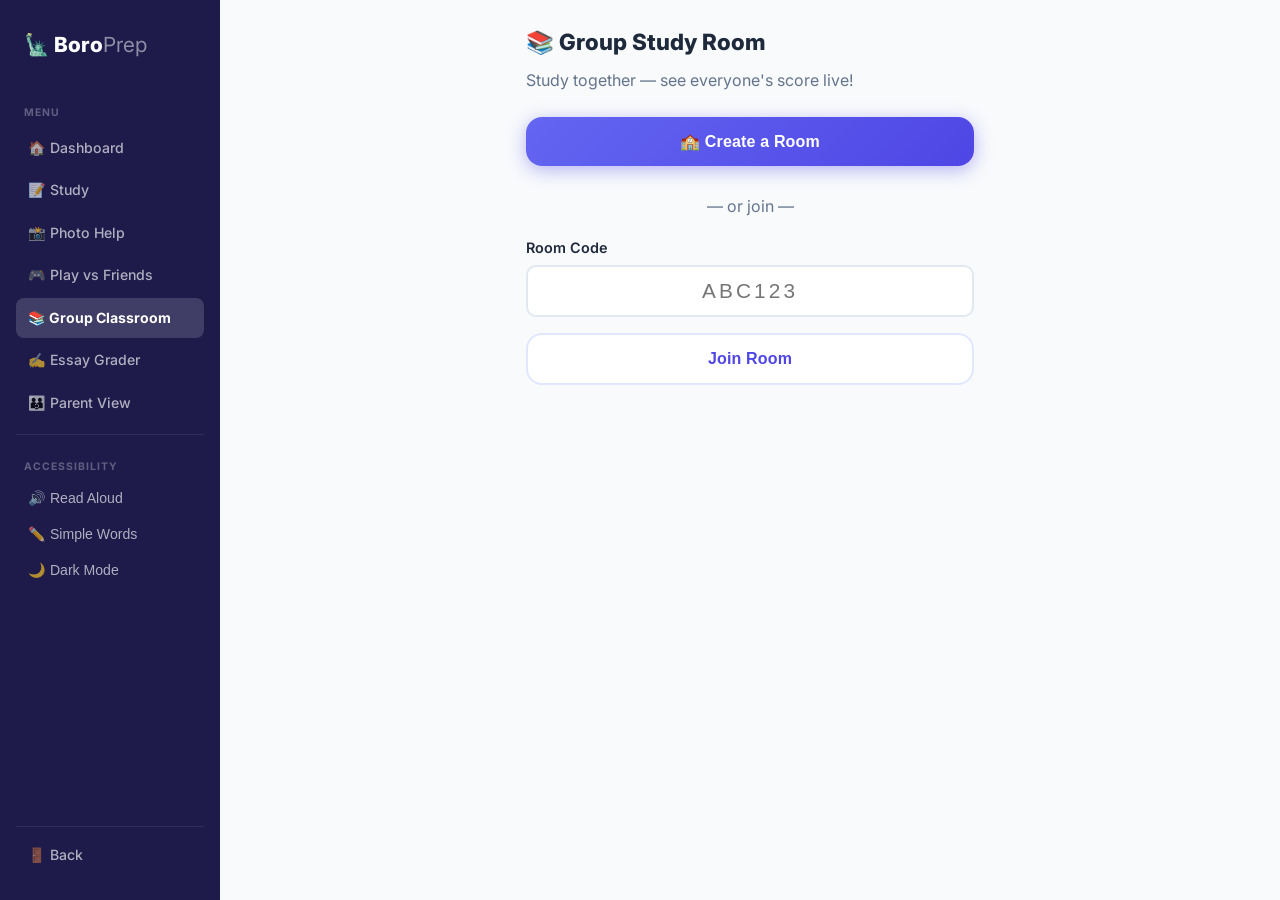
<file: static/classroom.html>
<!DOCTYPE html>
<html lang="en">
<head>
  <meta charset="UTF-8" />
  <link rel="manifest" href="/static/manifest.json" />
  <meta name="theme-color" content="#4f46e5" />
  <meta name="viewport" content="width=device-width, initial-scale=1.0" />
  <title>BoroPrep — Group Classroom</title>
  <link rel="stylesheet" href="/static/style.css" />
  <style>
    .code-display { font-size: 3rem; font-weight: 800; color: var(--primary); letter-spacing: 0.2em; text-align: center; margin: 12px 0; }
    .leaderboard-row { display: flex; align-items: center; justify-content: space-between; padding: 10px 16px; border-bottom: 1px solid var(--border); font-size: 0.95rem; }
    .leaderboard-row:last-child { border-bottom: none; }
    .leaderboard-rank { font-weight: 800; color: var(--muted); width: 28px; }
    .leaderboard-name { flex: 1; font-weight: 600; }
    .leaderboard-score { font-weight: 800; color: var(--primary); }
    .leaderboard-row.me { background: #eef2ff; border-radius: 8px; }
    body.dark .leaderboard-row.me { background: #1e1b4b; }
    .player-pill { display: inline-block; background: #f1f5f9; border-radius: 20px; padding: 4px 12px; font-size: 0.85rem; font-weight: 600; margin: 4px; }
    body.dark .player-pill { background: #1e293b; }
    .session-layout { display: grid; grid-template-columns: 1fr 280px; gap: 20px; }
    @media (max-width: 768px) { .session-layout { grid-template-columns: 1fr; } }
  </style>
</head>
<body>
  <nav class="navbar">
    <div class="nav-logo">🗽 Boro<span>Prep</span></div>
    <div class="nav-menu"><a href="/dashboard" class="nav-btn">Home</a></div>
  </nav>

  <aside class="sidebar">
    <div class="sidebar-logo">🗽 Boro<span>Prep</span></div>
    <div class="sidebar-section">Menu</div>
    <a href="/dashboard" class="sidebar-link">🏠 Dashboard</a>
    <a href="/study" class="sidebar-link">📝 Study</a>
    <a href="/study?mode=photo" class="sidebar-link">📸 Photo Help</a>
    <a href="/multiplayer" class="sidebar-link">🎮 Play vs Friends</a>
    <a href="/classroom" class="sidebar-link active">📚 Group Classroom</a>
    <a href="/essay" class="sidebar-link">✍️ Essay Grader</a>
    <a href="/parent" class="sidebar-link">👪 Parent View</a>
    <div class="sidebar-divider"></div>
    <div class="sidebar-section">Accessibility</div>
    <button class="sidebar-link" id="sb-tts">🔊 Read Aloud</button>
    <button class="sidebar-link" id="sb-simple">✏️ Simple Words</button>
    <button class="sidebar-link" id="sb-dark">🌙 Dark Mode</button>
    <div class="sidebar-bottom">
      <div class="sidebar-divider"></div>
      <a href="/dashboard" class="sidebar-link">🚪 Back</a>
    </div>
  </aside>

  <div class="desktop-main">

  <!-- Lobby -->
  <div id="lobby" class="container" style="padding:24px 16px;max-width:480px">
    <h2 style="font-size:1.4rem;font-weight:800;margin-bottom:8px">📚 Group Study Room</h2>
    <p style="color:var(--muted);margin-bottom:24px">Study together — see everyone's score live!</p>

    <button class="btn btn-primary" id="create-btn" style="width:100%;margin-bottom:12px">🏫 Create a Room</button>

    <div style="text-align:center;color:var(--muted);margin:16px 0">— or join —</div>

    <div class="form-group">
      <label>Room Code</label>
      <input type="text" id="join-code" placeholder="ABC123" maxlength="6"
        style="text-transform:uppercase;letter-spacing:0.15em;font-size:1.3rem;text-align:center" />
    </div>
    <button class="btn btn-outline" id="join-btn" style="width:100%">Join Room</button>
    <p id="lobby-error" class="error-msg hidden" style="margin-top:8px"></p>
  </div>

  <!-- Waiting Room -->
  <div id="waiting-room" class="container hidden" style="padding:24px 16px;max-width:480px;text-align:center">
    <h2 style="font-size:1.2rem;font-weight:800;margin-bottom:4px">Room Code</h2>
    <div class="code-display" id="room-code-display"></div>
    <p style="color:var(--muted);margin-bottom:20px">Share this code with your class!</p>

    <div class="card" style="padding:16px;margin-bottom:16px;text-align:left">
      <div style="font-weight:700;margin-bottom:10px">Players joined:</div>
      <div id="players-list"></div>
    </div>

    <div id="host-controls" class="hidden" style="margin-bottom:12px">
      <div class="form-group" style="text-align:left">
        <label>Subject to study</label>
        <select id="subject-select" style="width:100%;padding:10px;border:1px solid var(--border);border-radius:8px;font-size:0.95rem">
          <option value="chemistry">⚗️ Chemistry</option>
          <option value="algebra1">📐 Algebra I</option>
          <option value="geometry">📏 Geometry</option>
          <option value="physics">⚡ Physics</option>
          <option value="biology">🧬 Living Environment</option>
          <option value="earthscience">🌍 Earth Science</option>
        </select>
      </div>
      <button class="btn btn-success" id="start-btn" style="width:100%">▶ Start Study Session</button>
    </div>
    <p style="color:var(--muted);font-size:0.85rem" id="waiting-msg">Waiting for host to start...</p>
  </div>

  <!-- Active Session -->
  <div id="session" class="study-page hidden" style="padding:20px 16px">
    <div class="session-layout">
      <!-- Questions side -->
      <div>
        <div class="card question-card" id="question-card">
          <div class="question-num" id="q-num">Question 1</div>
          <div class="question-text" id="q-text"></div>
          <div class="choices" id="q-choices"></div>
          <div id="q-explanation" class="hidden" style="margin-top:12px"></div>
          <div id="q-done" class="hidden" style="text-align:center;padding:24px;color:var(--muted)">
            <div style="font-size:2rem;margin-bottom:8px">🎉</div>
            <div style="font-weight:700">You finished all questions!</div>
            <div style="font-size:0.88rem;margin-top:6px">Watch the leaderboard while others finish.</div>
          </div>
        </div>
      </div>

      <!-- Leaderboard side -->
      <div>
        <div class="card" style="padding:16px">
          <div style="font-weight:800;margin-bottom:12px">🏆 Live Leaderboard</div>
          <div id="leaderboard-list"></div>
        </div>
      </div>
    </div>
  </div>

  <!-- Final Results -->
  <div id="results" class="study-page hidden" style="padding:20px 16px;max-width:480px;margin:0 auto">
    <div class="card score-card" style="text-align:center">
      <div style="font-size:3rem;margin-bottom:8px">🎓</div>
      <h2 style="margin-bottom:4px">Session Complete!</h2>
      <p style="color:var(--muted);margin-bottom:20px">Final standings</p>
      <div id="final-leaderboard" style="margin-bottom:20px;text-align:left"></div>
      <div id="winner-celebration" class="hidden" style="background:#fef3c7;border-radius:10px;padding:12px;margin-bottom:16px;font-weight:700"></div>
      <a href="/classroom" class="btn btn-primary">New Session</a>
      <a href="/dashboard" class="btn btn-outline" style="margin-top:10px">Dashboard</a>
    </div>
  </div>

  </div><!-- /desktop-main -->

  <script>
    (function(){var s=localStorage.getItem("bp_dark");if(s==="1"||(s===null&&window.matchMedia?.("(prefers-color-scheme: dark)").matches))document.body.classList.add("dark");})();

    // Dark mode toggle
    document.getElementById("sb-dark")?.addEventListener("click",()=>{
      document.body.classList.toggle("dark");
      localStorage.setItem("bp_dark", document.body.classList.contains("dark") ? "1" : "0");
    });

    let roomCode = "", playerName = "", isHost = false;
    let questions = [], currentQ = 0, myScore = 0;
    let pollTimer = null;

    function show(id) {
      ["lobby","waiting-room","session","results"].forEach(x => {
        document.getElementById(x).classList.toggle("hidden", x !== id);
      });
    }

    function showError(msg) {
      const el = document.getElementById("lobby-error");
      el.textContent = msg;
      el.classList.remove("hidden");
    }

    // Create room
    document.getElementById("create-btn").addEventListener("click", async () => {
      const res = await fetch("/api/room/create", {method:"POST"});
      if (!res.ok) return showError("Failed to create room");
      const data = await res.json();
      roomCode = data.code;
      playerName = data.player_name;
      isHost = true;
      document.getElementById("room-code-display").textContent = roomCode;
      document.getElementById("host-controls").classList.remove("hidden");
      document.getElementById("waiting-msg").classList.add("hidden");
      show("waiting-room");
      startWaitingPoll();
    });

    // Join room
    document.getElementById("join-btn").addEventListener("click", async () => {
      const code = document.getElementById("join-code").value.trim().toUpperCase();
      if (code.length !== 6) return showError("Enter a 6-character code");
      const res = await fetch(`/api/room/join/${code}`, {method:"POST"});
      if (!res.ok) return showError("Room not found");
      const data = await res.json();
      roomCode = data.code;
      playerName = data.player_name;
      isHost = false;
      document.getElementById("room-code-display").textContent = roomCode;
      show("waiting-room");
      startWaitingPoll();
    });

    function startWaitingPoll() {
      clearInterval(pollTimer);
      pollTimer = setInterval(async () => {
        const res = await fetch(`/api/room/state/${roomCode}`);
        if (!res.ok) return;
        const state = await res.json();
        // Update player list
        const list = document.getElementById("players-list");
        list.innerHTML = Object.keys(state.players).map(p =>
          `<span class="player-pill">${p === playerName ? "⭐ " : ""}${p}</span>`
        ).join("");
        // If started, fetch questions and begin
        if (state.started) {
          clearInterval(pollTimer);
          await loadSession();
        }
      }, 2000);
    }

    // Start session (host only)
    document.getElementById("start-btn").addEventListener("click", async () => {
      await fetch(`/api/room/start/${roomCode}`, {method:"POST"});
      clearInterval(pollTimer);
      await loadSession();
    });

    async function loadSession() {
      const subject = document.getElementById("subject-select")?.value || "chemistry";
      const res = await fetch(`/api/questions/${subject}?limit=10`);
      questions = await res.json();
      currentQ = 0;
      myScore = 0;
      show("session");
      renderQuestion();
      startSessionPoll();
    }

    function renderQuestion() {
      if (currentQ >= questions.length) {
        document.getElementById("question-card").classList.add("hidden");
        document.getElementById("q-done").classList.remove("hidden");
        return;
      }
      const q = questions[currentQ];
      document.getElementById("q-num").textContent = `Question ${currentQ + 1} of ${questions.length}`;
      document.getElementById("q-text").textContent = q.question;
      document.getElementById("q-explanation").classList.add("hidden");
      document.getElementById("q-explanation").innerHTML = "";

      const choicesEl = document.getElementById("q-choices");
      choicesEl.innerHTML = q.choices.map(c =>
        `<button class="choice-btn" data-val="${c}">${c}</button>`
      ).join("");

      choicesEl.querySelectorAll(".choice-btn").forEach(btn => {
        btn.addEventListener("click", () => handleAnswer(btn.dataset.val, q));
      });
    }

    async function handleAnswer(answer, q) {
      // Disable all buttons
      document.querySelectorAll(".choice-btn").forEach(b => {
        b.disabled = true;
        if (b.dataset.val === q.answer) b.classList.add("correct");
        else if (b.dataset.val === answer && answer !== q.answer) b.classList.add("wrong");
      });

      const correct = answer === q.answer;
      if (correct) myScore++;

      // Post to room
      await fetch("/api/room/answer", {
        method: "POST",
        headers: {"Content-Type":"application/json"},
        body: JSON.stringify({code: roomCode, player_name: playerName, answer})
      });

      // Show explanation if available
      if (q.explanation) {
        const expl = document.getElementById("q-explanation");
        expl.innerHTML = `<div class="${correct ? "explanation correct" : "explanation wrong"}">${correct ? "✅" : "❌"} ${q.explanation}</div>`;
        expl.classList.remove("hidden");
      }

      // Advance after 1.5s
      setTimeout(() => {
        currentQ++;
        renderQuestion();
      }, 1500);
    }

    function startSessionPoll() {
      clearInterval(pollTimer);
      pollTimer = setInterval(async () => {
        const res = await fetch(`/api/room/state/${roomCode}`);
        if (!res.ok) return;
        const state = await res.json();
        renderLeaderboard(state.players, document.getElementById("leaderboard-list"));
        // End when current_q reaches total
        if (state.current_q >= state.total_q) {
          clearInterval(pollTimer);
          setTimeout(() => showResults(state.players), 1000);
        }
      }, 3000);
    }

    function renderLeaderboard(players, el) {
      const sorted = Object.entries(players).sort((a,b) => b[1]-a[1]);
      el.innerHTML = sorted.map(([name, score], i) => {
        const medal = i === 0 ? "🥇" : i === 1 ? "🥈" : i === 2 ? "🥉" : `${i+1}.`;
        return `<div class="leaderboard-row${name===playerName?" me":""}">
          <span class="leaderboard-rank">${medal}</span>
          <span class="leaderboard-name">${name}</span>
          <span class="leaderboard-score">${score} pts</span>
        </div>`;
      }).join("");
    }

    function showResults(players) {
      clearInterval(pollTimer);
      show("results");
      const el = document.getElementById("final-leaderboard");
      renderLeaderboard(players, el);
      const sorted = Object.entries(players).sort((a,b) => b[1]-a[1]);
      if (sorted.length && sorted[0][1] > 0) {
        const winner = sorted[0][0];
        const cel = document.getElementById("winner-celebration");
        cel.textContent = `🎉 ${winner} wins with ${sorted[0][1]} points!`;
        cel.classList.remove("hidden");
      }
    }
  </script>

  <nav class="mobile-bottom-nav">
    <a href="/dashboard"><span class="nav-icon">🏠</span>Home</a>
    <a href="/study"><span class="nav-icon">📝</span>Study</a>
    <a href="/exam"><span class="nav-icon">📋</span>Exam</a>
    <a href="/essay"><span class="nav-icon">✍️</span>Essay</a>
    <a href="/multiplayer" class="active"><span class="nav-icon">🎮</span>Play</a>
  </nav>
</body>
</html>
</file>
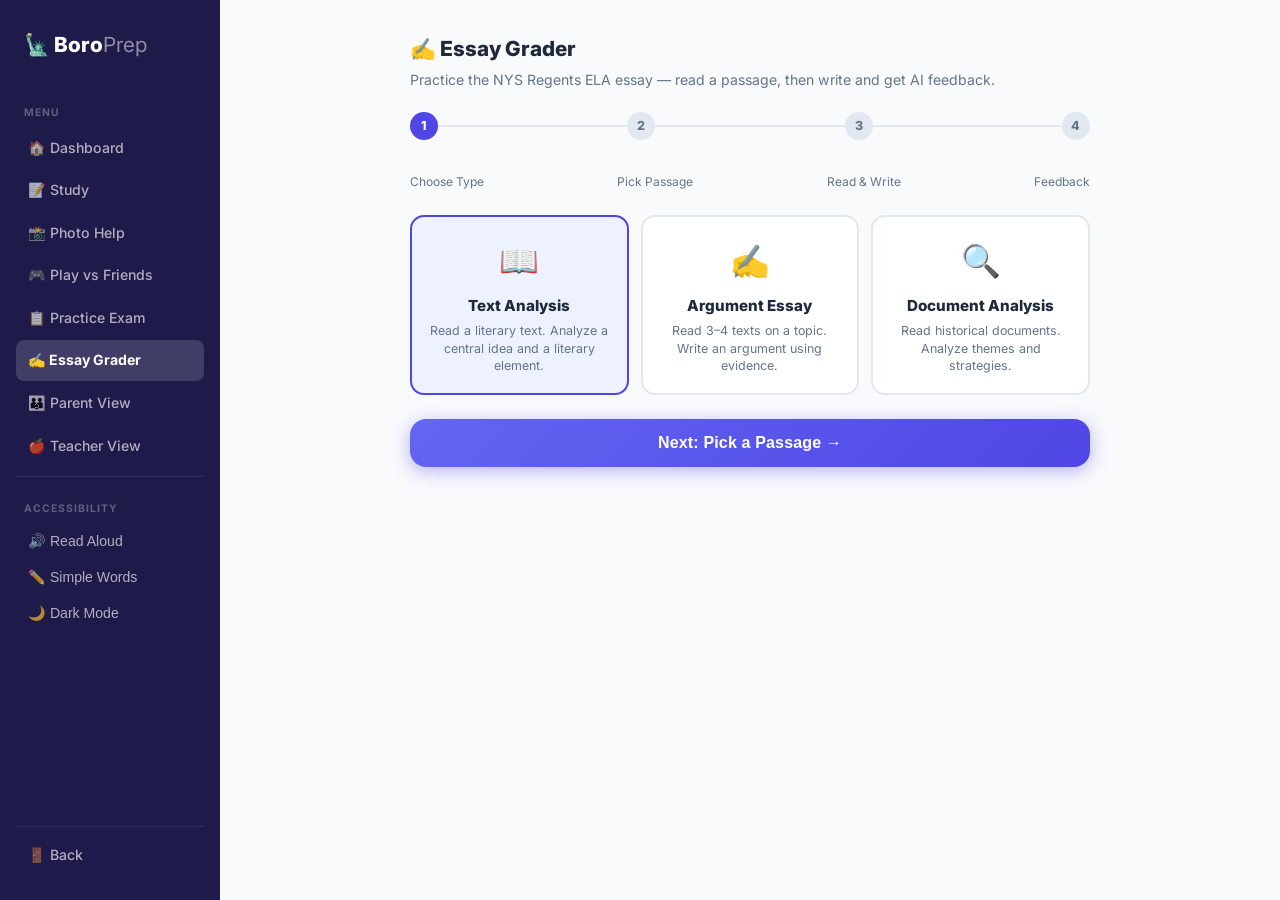
<file: static/essay.html>
<!DOCTYPE html>
<html lang="en">
<head>
  <meta charset="UTF-8" />
  <link rel="manifest" href="/static/manifest.json" />
  <meta name="theme-color" content="#4f46e5" />
  <meta name="viewport" content="width=device-width, initial-scale=1.0" />
  <title>BoroPrep — Essay Grader</title>
  <link rel="stylesheet" href="/static/style.css" />
  <style>
    /* ── Page shell ── */
    .essay-page { max-width: 760px; margin: 0 auto; padding: 24px 20px; }
    @media (min-width: 768px) { .essay-page { padding: 32px 40px; } }

    /* ── Step indicator ── */
    .step-bar {
      display: flex; align-items: center; gap: 0;
      margin-bottom: 28px; font-size: 0.82rem; font-weight: 700;
    }
    .step-dot {
      width: 28px; height: 28px; border-radius: 50%;
      display: flex; align-items: center; justify-content: center;
      font-size: 0.78rem; font-weight: 800; flex-shrink: 0;
      background: var(--border); color: var(--muted); transition: all 0.2s;
    }
    .step-dot.active   { background: var(--primary); color: white; }
    .step-dot.done     { background: var(--success); color: white; }
    .step-line { flex: 1; height: 2px; background: var(--border); }
    .step-label { font-size: 0.75rem; color: var(--muted); margin-top: 4px; text-align: center; }

    /* ── Type selector ── */
    .type-grid { display: grid; grid-template-columns: repeat(auto-fit, minmax(180px, 1fr)); gap: 12px; margin-bottom: 24px; }
    .type-card {
      border: 2px solid var(--border); border-radius: 14px; padding: 18px 16px;
      cursor: pointer; background: var(--card); text-align: center;
      transition: all 0.15s;
    }
    .type-card:hover { border-color: var(--primary); transform: translateY(-2px); }
    .type-card.selected { border-color: var(--primary); background: #eef2ff; }
    body.dark .type-card.selected { background: #1e1b4b; }
    .type-card .type-emoji { font-size: 2rem; margin-bottom: 8px; }
    .type-card .type-name { font-weight: 800; font-size: 0.95rem; margin-bottom: 4px; }
    .type-card .type-desc { font-size: 0.78rem; color: var(--muted); line-height: 1.4; }

    /* ── Passage selector ── */
    .passage-choice {
      border: 2px solid var(--border); border-radius: 12px; padding: 14px 16px;
      cursor: pointer; background: var(--card); margin-bottom: 10px;
      transition: all 0.15s; display: flex; align-items: center; gap: 12px;
    }
    .passage-choice:hover { border-color: var(--primary); }
    .passage-choice.selected { border-color: var(--primary); background: #eef2ff; }
    body.dark .passage-choice.selected { background: #1e1b4b; }
    .passage-choice-title { font-weight: 700; font-size: 0.95rem; }
    .passage-choice-meta { font-size: 0.78rem; color: var(--muted); margin-top: 2px; }

    /* ── Reading area ── */
    .reading-area {
      background: var(--card); border: 1px solid var(--border);
      border-radius: 14px; padding: 24px; margin-bottom: 20px;
    }
    .reading-area h3 { font-size: 1rem; font-weight: 800; margin-bottom: 4px; }
    .reading-area .source-tag {
      font-size: 0.75rem; color: var(--muted); margin-bottom: 16px;
      font-style: italic;
    }
    .text-block {
      border-left: 3px solid var(--primary); padding: 16px 18px;
      margin-bottom: 20px; background: var(--bg); border-radius: 0 10px 10px 0;
    }
    .text-block h4 {
      font-size: 0.85rem; font-weight: 700; color: var(--primary);
      margin-bottom: 10px; text-transform: uppercase; letter-spacing: 0.04em;
    }
    .text-block p { font-size: 0.92rem; line-height: 1.75; color: var(--text); white-space: pre-line; }

    /* ── Prompt box ── */
    .prompt-box {
      background: linear-gradient(135deg, #eef2ff, #e0e7ff);
      border: 1.5px solid #c7d2fe; border-radius: 14px;
      padding: 18px 20px; margin-bottom: 24px;
    }
    body.dark .prompt-box { background: linear-gradient(135deg, #1e1b4b, #1a103a); border-color: #4338ca; }
    .prompt-box .prompt-label {
      font-size: 0.72rem; font-weight: 800; color: var(--primary);
      text-transform: uppercase; letter-spacing: 0.08em; margin-bottom: 8px;
    }
    .prompt-box p { font-size: 0.92rem; line-height: 1.65; color: var(--text); margin: 0; }

    /* ── Essay textarea ── */
    .essay-textarea {
      width: 100%; min-height: 260px; padding: 14px 16px; border-radius: 12px;
      border: 1.5px solid var(--border); background: var(--card); color: var(--text);
      font-size: 1rem; font-family: inherit; resize: vertical; box-sizing: border-box;
      outline: none; transition: border-color 0.15s; line-height: 1.7;
    }
    .essay-textarea:focus { border-color: var(--primary); }
    .word-count { font-size: 0.8rem; color: var(--muted); text-align: right; margin-top: 6px; }

    /* ── Results ── */
    .score-row { display: flex; align-items: center; gap: 10px; margin-bottom: 10px; }
    .score-label { min-width: 170px; font-size: 0.88rem; color: var(--text); }
    .score-bar-wrap { flex: 1; background: var(--bg); border-radius: 20px; height: 14px; overflow: hidden; border: 1px solid var(--border); }
    .score-bar-fill { height: 100%; border-radius: 20px; transition: width 0.6s cubic-bezier(0.34,1.56,0.64,1); }
    .score-num { min-width: 32px; text-align: right; font-weight: 700; font-size: 0.9rem; }
    .overall-badge {
      display: inline-block; padding: 5px 16px; border-radius: 20px;
      font-weight: 800; font-size: 0.95rem; margin-left: 10px;
    }
    .pass-badge { background: #d1fae5; color: #065f46; }
    .fail-badge { background: #fee2e2; color: #991b1b; }
    body.dark .pass-badge { background: #065f46; color: #d1fae5; }
    body.dark .fail-badge { background: #7f1d1d; color: #fee2e2; }
    .score-total-row {
      display: flex; align-items: center; gap: 8px; font-size: 1.1rem; font-weight: 800;
      margin-bottom: 16px; padding-bottom: 14px; border-bottom: 1px solid var(--border);
    }
    .feedback-section { margin-top: 18px; }
    .feedback-section h4 { font-size: 0.95rem; font-weight: 700; margin-bottom: 10px; }
    .feedback-list { list-style: none; padding: 0; margin: 0; display: flex; flex-direction: column; gap: 7px; }
    .strength-item { background: #d1fae5; color: #065f46; padding: 8px 13px; border-radius: 8px; font-size: 0.88rem; line-height: 1.5; }
    .improve-item  { background: #fef3c7; color: #92400e; padding: 8px 13px; border-radius: 8px; font-size: 0.88rem; line-height: 1.5; }
    body.dark .strength-item { background: #065f46; color: #d1fae5; }
    body.dark .improve-item  { background: #78350f; color: #fef3c7; }
    .line-feedback-box {
      background: var(--bg); border: 1px solid var(--border); border-radius: 10px;
      padding: 14px 16px; font-size: 0.9rem; line-height: 1.7; color: var(--text);
    }
    .overall-comment-box {
      background: var(--card); border-left: 4px solid var(--primary);
      border-radius: 0 10px 10px 0; padding: 12px 16px;
      font-size: 0.92rem; color: var(--text); margin-bottom: 16px; font-style: italic;
    }

    /* loading */
    .spinner {
      display: inline-block; width: 18px; height: 18px;
      border: 3px solid var(--border); border-top-color: var(--primary);
      border-radius: 50%; animation: spin 0.7s linear infinite; vertical-align: middle; margin-right: 8px;
    }
    @keyframes spin { to { transform: rotate(360deg); } }
  </style>
</head>
<body>
  <nav class="navbar">
    <div class="nav-logo">🗽 Boro<span>Prep</span></div>
    <div class="nav-menu"><a href="/dashboard" class="nav-btn">Home</a></div>
  </nav>

  <aside class="sidebar">
    <div class="sidebar-logo">🗽 Boro<span>Prep</span></div>
    <div class="sidebar-section">Menu</div>
    <a href="/dashboard" class="sidebar-link">🏠 Dashboard</a>
    <a href="/study" class="sidebar-link">📝 Study</a>
    <a href="/study?mode=photo" class="sidebar-link">📸 Photo Help</a>
    <a href="/multiplayer" class="sidebar-link">🎮 Play vs Friends</a>
    <a href="/exam" class="sidebar-link">📋 Practice Exam</a>
    <a href="/essay" class="sidebar-link active">✍️ Essay Grader</a>
    <a href="/parent" class="sidebar-link">👪 Parent View</a>
    <a href="/teacher" class="sidebar-link">🍎 Teacher View</a>
    <div class="sidebar-divider"></div>
    <div class="sidebar-section">Accessibility</div>
    <button class="sidebar-link" id="sb-tts">🔊 Read Aloud</button>
    <button class="sidebar-link" id="sb-simple">✏️ Simple Words</button>
    <button class="sidebar-link" id="sb-dark">🌙 Dark Mode</button>
    <div class="sidebar-bottom">
      <div class="sidebar-divider"></div>
      <a href="/dashboard" class="sidebar-link">🚪 Back</a>
    </div>
  </aside>

  <div class="desktop-main">
  <div class="essay-page">

    <h2 style="font-size:1.3rem;font-weight:800;margin-bottom:4px">✍️ Essay Grader</h2>
    <p style="color:var(--muted);font-size:0.88rem;margin-bottom:20px">Practice the NYS Regents ELA essay — read a passage, then write and get AI feedback.</p>

    <!-- Step indicator -->
    <div>
      <div class="step-bar">
        <div class="step-dot active" id="step-1">1</div>
        <div class="step-line"></div>
        <div class="step-dot" id="step-2">2</div>
        <div class="step-line"></div>
        <div class="step-dot" id="step-3">3</div>
        <div class="step-line"></div>
        <div class="step-dot" id="step-4">4</div>
      </div>
      <div style="display:flex;justify-content:space-between;margin-bottom:24px">
        <span class="step-label">Choose Type</span>
        <span class="step-label">Pick Passage</span>
        <span class="step-label">Read &amp; Write</span>
        <span class="step-label">Feedback</span>
      </div>
    </div>

    <!-- Step 1: Choose essay type -->
    <div id="step1-panel">
      <div class="type-grid">
        <div class="type-card selected" data-type="text_analysis">
          <div class="type-emoji">📖</div>
          <div class="type-name">Text Analysis</div>
          <div class="type-desc">Read a literary text. Analyze a central idea and a literary element.</div>
        </div>
        <div class="type-card" data-type="argument">
          <div class="type-emoji">✍️</div>
          <div class="type-name">Argument Essay</div>
          <div class="type-desc">Read 3–4 texts on a topic. Write an argument using evidence.</div>
        </div>
        <div class="type-card" data-type="document_analysis">
          <div class="type-emoji">🔍</div>
          <div class="type-name">Document Analysis</div>
          <div class="type-desc">Read historical documents. Analyze themes and strategies.</div>
        </div>
      </div>
      <button class="btn btn-primary" id="next-to-step2" style="width:100%">Next: Pick a Passage →</button>
    </div>

    <!-- Step 2: Pick a passage -->
    <div id="step2-panel" style="display:none">
      <p style="color:var(--muted);font-size:0.88rem;margin-bottom:14px">Choose a practice passage:</p>
      <div id="passage-list"></div>
      <div style="display:flex;gap:10px;margin-top:16px">
        <button class="btn btn-outline" id="back-to-step1">← Back</button>
        <button class="btn btn-primary" id="next-to-step3" style="flex:1" disabled>Read Passage & Write →</button>
      </div>
    </div>

    <!-- Step 3: Read passage + write essay -->
    <div id="step3-panel" style="display:none">
      <!-- Passage reading area -->
      <div class="reading-area" id="reading-area">
        <div style="display:flex;justify-content:flex-end;margin-bottom:8px">
          <button onclick="essaySpeak('passage')" style="background:none;border:1px solid var(--border);border-radius:8px;padding:4px 10px;cursor:pointer;font-size:0.82rem;color:var(--primary)">🔊 Read Passage</button>
        </div>
      </div>

      <!-- Writing prompt -->
      <div class="prompt-box">
        <div class="prompt-label" style="display:flex;justify-content:space-between;align-items:center">
          <span>✏️ Your Writing Prompt</span>
          <button onclick="essaySpeak('prompt')" style="background:none;border:none;cursor:pointer;font-size:0.85rem;color:var(--primary);padding:0">🔊</button>
        </div>
        <p id="writing-prompt"></p>
      </div>

      <!-- Essay textarea -->
      <label style="font-weight:700;font-size:0.95rem;display:block;margin-bottom:8px">Your Essay</label>
      <textarea id="essay-input" class="essay-textarea" placeholder="Write your essay here. Use evidence from the passage(s) above — quote or paraphrase specific parts to support your argument."></textarea>
      <div class="word-count" id="word-count">0 words · aim for 300–600</div>

      <div style="display:flex;gap:10px;margin-top:16px">
        <button class="btn btn-outline" id="back-to-step2">← Back</button>
        <button class="btn btn-primary" id="grade-btn" style="flex:1">🤖 Grade My Essay</button>
      </div>
    </div>

    <!-- Step 4: Feedback -->
    <div id="step4-panel" style="display:none">
      <div class="overall-comment-box" id="overall-comment"></div>

      <div class="score-total-row">
        <span id="total-score-text">Overall: —/24</span>
        <span class="overall-badge" id="pass-fail-badge"></span>
      </div>

      <div id="score-bars"></div>

      <div class="feedback-section">
        <h4 style="color:#059669">✅ Strengths</h4>
        <ul class="feedback-list" id="strengths-list"></ul>
      </div>

      <div class="feedback-section">
        <h4 style="color:#d97706">🔧 Areas to Improve</h4>
        <ul class="feedback-list" id="improvements-list"></ul>
      </div>

      <div class="feedback-section">
        <h4>💬 Specific Suggestions</h4>
        <div class="line-feedback-box" id="line-feedback"></div>
      </div>

      <div style="display:flex;gap:10px;margin-top:20px">
        <button class="btn btn-outline" id="try-again-btn" style="flex:1">🔄 Try a Different Passage</button>
        <button class="btn btn-primary" id="revise-btn" style="flex:1">✏️ Revise My Essay</button>
      </div>
    </div>

  </div>
  </div>

  <script src="/static/passages.js"></script>
  <script src="/static/app.js"></script>
  <script>
    (function(){var s=localStorage.getItem("bp_dark");if(s==="1"||(s===null&&window.matchMedia?.("(prefers-color-scheme: dark)").matches))document.body.classList.add("dark");})();
    document.getElementById("sb-tts")?.addEventListener("click", () => ttsEnabled ? ttsOff() : ttsOn());
    document.getElementById("sb-simple")?.addEventListener("click", () => { simpleMode=!simpleMode; _setAccessBtn("simple",simpleMode); saveAccessibility(); });
    document.getElementById("sb-dark")?.addEventListener("click", () => { document.body.classList.toggle("dark"); localStorage.setItem("bp_dark", document.body.classList.contains("dark") ? "1" : "0"); });

    let selectedType = "text_analysis";
    let selectedPassage = null;

    // ── Step helpers ──────────────────────────────────────────────────────────
    function setStep(n) {
      [1,2,3,4].forEach(i => {
        const dot = document.getElementById("step-" + i);
        dot.className = "step-dot" + (i < n ? " done" : i === n ? " active" : "");
        document.getElementById("step" + i + "-panel").style.display = i === n ? "block" : "none";
      });
    }

    // ── Step 1: type selection ────────────────────────────────────────────────
    document.querySelectorAll(".type-card").forEach(card => {
      card.addEventListener("click", () => {
        document.querySelectorAll(".type-card").forEach(c => c.classList.remove("selected"));
        card.classList.add("selected");
        selectedType = card.dataset.type;
      });
    });

    document.getElementById("next-to-step2").addEventListener("click", () => {
      buildPassageList();
      setStep(2);
    });

    // ── Step 2: passage selection ─────────────────────────────────────────────
    function buildPassageList() {
      const list = document.getElementById("passage-list");
      const matching = PASSAGES.filter(p => p.type === selectedType);
      if (matching.length === 0) {
        list.innerHTML = `<p style="color:var(--muted)">No passages available for this type yet.</p>`;
        return;
      }
      list.innerHTML = matching.map(p => `
        <div class="passage-choice" data-id="${p.id}">
          <div style="font-size:1.5rem">${p.type === "text_analysis" ? "📖" : p.type === "argument" ? "✍️" : "🔍"}</div>
          <div>
            <div class="passage-choice-title">${p.title}</div>
            <div class="passage-choice-meta">${p.source} · ${p.texts.length} text${p.texts.length > 1 ? "s" : ""}</div>
          </div>
        </div>`).join("");

      list.querySelectorAll(".passage-choice").forEach(el => {
        el.addEventListener("click", () => {
          list.querySelectorAll(".passage-choice").forEach(c => c.classList.remove("selected"));
          el.classList.add("selected");
          selectedPassage = PASSAGES.find(p => p.id === el.dataset.id);
          document.getElementById("next-to-step3").disabled = false;
        });
      });
    }

    document.getElementById("back-to-step1").addEventListener("click", () => setStep(1));
    document.getElementById("next-to-step3").addEventListener("click", () => {
      if (!selectedPassage) return;
      buildReadingArea();
      setStep(3);
    });

    let _essayAudio = null;
    let _essayAbort = null;
    async function essaySpeak(target) {
      let text = "";
      if (target === "passage" && selectedPassage) {
        text = selectedPassage.texts.map(t => t.title + ". " + t.body).join(". ");
      } else if (target === "prompt" && selectedPassage) {
        text = selectedPassage.prompt;
      }
      if (!text.trim()) return;
      // If already playing, stop it
      if (_essayAudio) { _essayAudio.pause(); _essayAudio = null; }
      if (_essayAbort) { _essayAbort.abort(); _essayAbort = null; return; }
      _essayAbort = new AbortController();
      try {
        const res = await fetch("/api/tts", {
          method: "POST",
          headers: {"Content-Type": "application/json"},
          body: JSON.stringify({text: text.slice(0, 1500)}),
          signal: _essayAbort.signal,
        });
        if (!res.ok) return;
        const blob = await res.blob();
        const url = URL.createObjectURL(blob);
        _essayAudio = new Audio(url);
        _essayAudio.play();
        _essayAudio.onended = () => { URL.revokeObjectURL(url); _essayAudio = null; _essayAbort = null; };
      } catch (e) { if (e?.name !== "AbortError") console.warn("TTS:", e); _essayAbort = null; }
    }

    // ── Step 3: reading area + essay ──────────────────────────────────────────
    function buildReadingArea() {
      const area = document.getElementById("reading-area");
      const p = selectedPassage;
      area.innerHTML = `
        <div style="display:flex;justify-content:flex-end;margin-bottom:8px">
          <button onclick="essaySpeak('passage')" style="background:none;border:1px solid var(--border);border-radius:8px;padding:4px 10px;cursor:pointer;font-size:0.82rem;color:var(--primary)">🔊 Read Passage</button>
        </div>
        <h3>${p.title}</h3>
        <div class="source-tag">${p.source}</div>
        ${p.texts.map(t => `
          <div class="text-block">
            <h4>${t.title}</h4>
            <p>${t.body.replace(/</g,"&lt;").replace(/>/g,"&gt;")}</p>
          </div>`).join("")}`;

      document.getElementById("writing-prompt").textContent = p.prompt;
      document.getElementById("essay-input").value = "";
      document.getElementById("word-count").textContent = "0 words · aim for 300–600";
    }

    const essayInput = document.getElementById("essay-input");
    essayInput.addEventListener("input", () => {
      const words = essayInput.value.trim().split(/\s+/).filter(w => w);
      const count = words.length;
      const color = count < 100 ? "var(--danger)" : count < 300 ? "var(--warning)" : "var(--success)";
      document.getElementById("word-count").innerHTML =
        `<span style="color:${color};font-weight:700">${count} words</span> · aim for 300–600`;
    });

    document.getElementById("back-to-step2").addEventListener("click", () => setStep(2));

    document.getElementById("grade-btn").addEventListener("click", async () => {
      const text = essayInput.value.trim();
      if (text.split(/\s+/).filter(w => w).length < 30) {
        alert("Please write at least a few sentences before grading.");
        return;
      }
      const btn = document.getElementById("grade-btn");
      btn.disabled = true;
      btn.innerHTML = '<span class="spinner"></span>Grading your essay…';

      try {
        const passageContext = selectedPassage.texts.map(t => t.title + ":\n" + t.body).join("\n\n---\n\n");
        const res = await fetch("/api/essay/grade", {
          method: "POST",
          headers: { "Content-Type": "application/json" },
          credentials: "include",
          body: JSON.stringify({
            essay_text: text,
            prompt_type: selectedType,
            passage_text: passageContext,
            prompt_text: selectedPassage.prompt,
            simple_mode: simpleMode
          })
        });
        const data = await res.json();
        renderResults(data);
        setStep(4);
      } catch {
        alert("Something went wrong. Please try again.");
      } finally {
        btn.disabled = false;
        btn.innerHTML = "🤖 Grade My Essay";
      }
    });

    // ── Step 4: results ───────────────────────────────────────────────────────
    function barColor(s) {
      return s >= 5 ? "#10b981" : s >= 3 ? "#f59e0b" : "#ef4444";
    }

    function renderResults(data) {
      const scores = data.scores || {};
      const total  = data.total ?? 0;
      const passed = data.passed ?? false;

      document.getElementById("overall-comment").textContent = data.overall_comment || "";
      document.getElementById("total-score-text").textContent = `Overall: ${total}/24`;
      const badge = document.getElementById("pass-fail-badge");
      badge.textContent = passed ? "✅ Passing" : "❌ Needs Work";
      badge.className = "overall-badge " + (passed ? "pass-badge" : "fail-badge");

      const cats = [
        { key: "content",   label: "Content & Analysis" },
        { key: "evidence",  label: "Command of Evidence" },
        { key: "coherence", label: "Coherence & Organization" },
        { key: "language",  label: "Language Use" },
      ];
      document.getElementById("score-bars").innerHTML = cats.map(c => {
        const s = scores[c.key] ?? 0;
        return `<div class="score-row">
          <div class="score-label">${c.label}</div>
          <div class="score-bar-wrap"><div class="score-bar-fill" style="width:0%;background:${barColor(s)}" data-pct="${Math.round(s/6*100)}"></div></div>
          <div class="score-num">${s}/6</div>
        </div>`;
      }).join("");
      // Animate bars after paint
      setTimeout(() => {
        document.querySelectorAll(".score-bar-fill").forEach(el => {
          el.style.width = el.dataset.pct + "%";
        });
      }, 80);

      document.getElementById("strengths-list").innerHTML =
        (data.strengths || []).map(s => `<li class="strength-item">${s}</li>`).join("");
      document.getElementById("improvements-list").innerHTML =
        (data.improvements || []).map(s => `<li class="improve-item">${s}</li>`).join("");
      document.getElementById("line-feedback").textContent = data.line_feedback || "";
    }

    document.getElementById("try-again-btn").addEventListener("click", () => {
      selectedPassage = null;
      document.getElementById("next-to-step3").disabled = true;
      document.querySelectorAll(".passage-choice").forEach(c => c.classList.remove("selected"));
      setStep(1);
    });

    document.getElementById("revise-btn").addEventListener("click", () => setStep(3));
  </script>

  <!-- Mobile Bottom Nav -->
  <nav class="mobile-bottom-nav">
    <a href="/dashboard"><span class="nav-icon">🏠</span>Home</a>
    <a href="/study"><span class="nav-icon">📝</span>Study</a>
    <a href="/exam"><span class="nav-icon">📋</span>Exam</a>
    <a href="/essay" class="active"><span class="nav-icon">✍️</span>Essay</a>
    <a href="/multiplayer"><span class="nav-icon">🎮</span>Play</a>
  </nav>
</body>
</html>
</file>
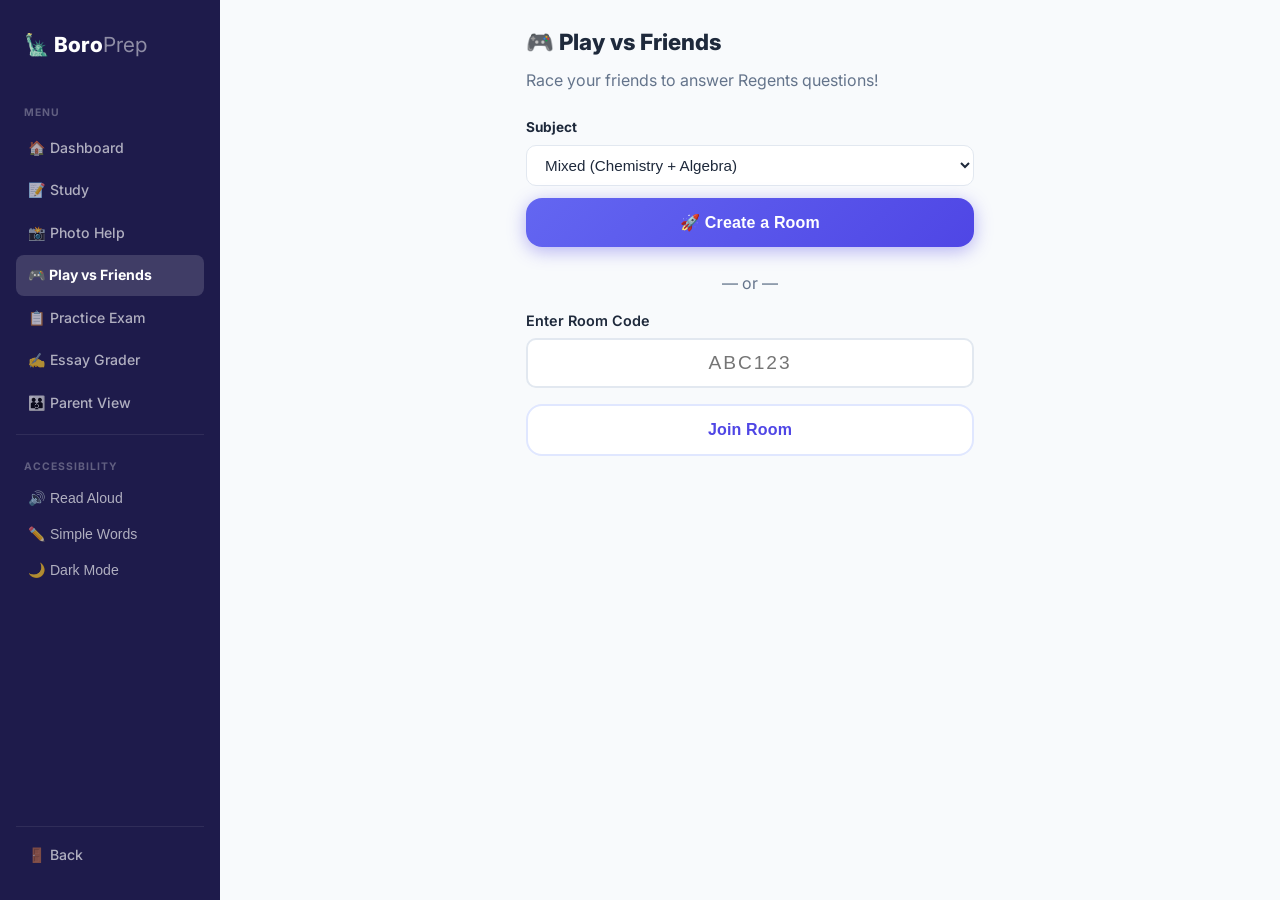
<file: static/multiplayer.html>
<!DOCTYPE html>
<html lang="en">
<head>
  <meta charset="UTF-8" />
  <link rel="manifest" href="/static/manifest.json" />
  <meta name="theme-color" content="#4f46e5" />
  <meta name="viewport" content="width=device-width, initial-scale=1.0" />
  <title>BoroPrep — Play vs Friends</title>
  <link rel="stylesheet" href="/static/style.css" />
</head>
<body>
  <nav class="navbar">
    <div class="nav-logo">🗽 Boro<span>Prep</span></div>
    <div class="nav-menu"><a href="/dashboard" class="nav-btn">Home</a></div>
  </nav>

  <aside class="sidebar">
    <div class="sidebar-logo">🗽 Boro<span>Prep</span></div>
    <div class="sidebar-section">Menu</div>
    <a href="/dashboard" class="sidebar-link">🏠 Dashboard</a>
    <a href="/study" class="sidebar-link">📝 Study</a>
    <a href="/study?mode=photo" class="sidebar-link">📸 Photo Help</a>
    <a href="/multiplayer" class="sidebar-link active">🎮 Play vs Friends</a>
    <a href="/exam" class="sidebar-link">📋 Practice Exam</a>
    <a href="/essay" class="sidebar-link">✍️ Essay Grader</a>
    <a href="/parent" class="sidebar-link">👪 Parent View</a>
    <div class="sidebar-divider"></div>
    <div class="sidebar-section">Accessibility</div>
    <button class="sidebar-link" id="sb-tts">🔊 Read Aloud</button>
    <button class="sidebar-link" id="sb-simple">✏️ Simple Words</button>
    <button class="sidebar-link" id="sb-dark">🌙 Dark Mode</button>
    <div class="sidebar-bottom">
      <div class="sidebar-divider"></div>
      <a href="/dashboard" class="sidebar-link">🚪 Back</a>
    </div>
  </aside>

  <div class="desktop-main">

  <!-- Lobby -->
  <div id="lobby" class="container" style="padding:24px 16px">
    <h2 style="font-size:1.4rem;font-weight:800;margin-bottom:8px">🎮 Play vs Friends</h2>
    <p style="color:var(--muted);margin-bottom:24px">Race your friends to answer Regents questions!</p>

    <div class="form-group" style="margin-bottom:12px">
      <label style="font-size:0.85rem;font-weight:700">Subject</label>
      <select id="room-subject" style="padding:10px 14px;border-radius:10px;border:1px solid var(--border);background:var(--card);color:var(--text);font-size:0.95rem;width:100%">
        <option value="">Mixed (Chemistry + Algebra)</option>
        <option value="chemistry">Chemistry</option>
        <option value="algebra1">Algebra I</option>
        <option value="biology">Living Environment</option>
        <option value="life_science_biology">Life Science: Biology</option>
        <option value="earthscience">Earth Science</option>
        <option value="earth_space_sciences">Earth & Space Sciences</option>
        <option value="global">Global History</option>
        <option value="history">US History</option>
        <option value="english">English</option>
        <option value="algebra2">Algebra II</option>
        <option value="geometry">Geometry</option>
        <option value="physics">Physics</option>
      </select>
    </div>
    <button class="btn btn-primary" id="create-btn" style="margin-bottom:12px">🚀 Create a Room</button>

    <div style="text-align:center;color:var(--muted);margin:12px 0">— or —</div>

    <div class="form-group">
      <label>Enter Room Code</label>
      <input type="text" id="join-code" placeholder="ABC123" style="text-transform:uppercase;letter-spacing:0.1em;font-size:1.2rem;text-align:center" maxlength="6" />
    </div>
    <button class="btn btn-outline" id="join-btn">Join Room</button>
    <p id="lobby-error" class="error-msg hidden"></p>
  </div>

  <!-- Waiting Room -->
  <div id="waiting-room" class="container hidden" style="padding:24px 16px;text-align:center">
    <div style="font-size:3rem;margin-bottom:12px">⏳</div>
    <h2 style="margin-bottom:8px">Room Code</h2>
    <div id="room-code-display" style="font-size:3rem;font-weight:800;color:var(--primary);letter-spacing:0.15em;margin-bottom:16px"></div>
    <p style="color:var(--muted);margin-bottom:24px">Share this code with your friends!</p>
    <div id="players-list" style="margin-bottom:24px;display:flex;flex-direction:column;gap:8px"></div>
    <button class="btn btn-success" id="start-btn">▶ Start Game</button>
  </div>

  <!-- Game -->
  <div id="game-section" class="study-page hidden">
    <div class="progress-bar-wrap">
      <div class="progress-bar-fill" id="game-progress" style="width:0%"></div>
    </div>

    <!-- Scores -->
    <div id="scoreboard" class="card" style="padding:12px 16px;margin-bottom:16px;display:flex;gap:12px;flex-wrap:wrap"></div>

    <div class="card question-card">
      <div class="question-num" id="game-q-num">Question 1 of 10</div>
      <div class="question-text" id="game-q-text"></div>
      <div class="choices" id="game-choices"></div>
      <div id="game-explanation" class="hidden" style="margin-top:12px"></div>
    </div>
    <button class="btn btn-primary next-btn hidden" id="game-next">Next →</button>
  </div>

  <!-- Results -->
  <div id="results-section" class="study-page hidden">
    <div class="card score-card">
      <div style="font-size:3rem;margin-bottom:8px">🏆</div>
      <h2 style="font-size:1.5rem;margin-bottom:16px">Game Over!</h2>
      <div id="final-scores" style="display:flex;flex-direction:column;gap:8px;margin-bottom:24px"></div>
      <a href="/multiplayer" class="btn btn-primary">Play Again</a>
      <a href="/dashboard" class="btn btn-outline" style="margin-top:10px">Back to Dashboard</a>
    </div>
  </div>

  </div><!-- /desktop-main -->

  <script src="/static/app.js"></script>
  <script>
    (function(){var s=localStorage.getItem("bp_dark");if(s==="1"||(s===null&&window.matchMedia?.("(prefers-color-scheme: dark)").matches))document.body.classList.add("dark");})();
    document.getElementById("sb-tts")?.addEventListener("click", () => ttsEnabled ? ttsOff() : ttsOn());
    document.getElementById("sb-simple")?.addEventListener("click", () => { simpleMode=!simpleMode; _setAccessBtn("simple",simpleMode); saveAccessibility(); });
    document.getElementById("sb-dark")?.addEventListener("click", () => { document.body.classList.toggle("dark"); localStorage.setItem("bp_dark", document.body.classList.contains("dark") ? "1" : "0"); });
    initMultiplayer();
  </script>

  <!-- Mobile Bottom Nav -->
  <nav class="mobile-bottom-nav">
    <a href="/dashboard"><span class="nav-icon">🏠</span>Home</a>
    <a href="/study"><span class="nav-icon">📝</span>Study</a>
    <a href="/exam"><span class="nav-icon">📋</span>Exam</a>
    <a href="/essay"><span class="nav-icon">✍️</span>Essay</a>
    <a href="/multiplayer" class="active"><span class="nav-icon">🎮</span>Play</a>
  </nav>
</body>
</html>
</file>
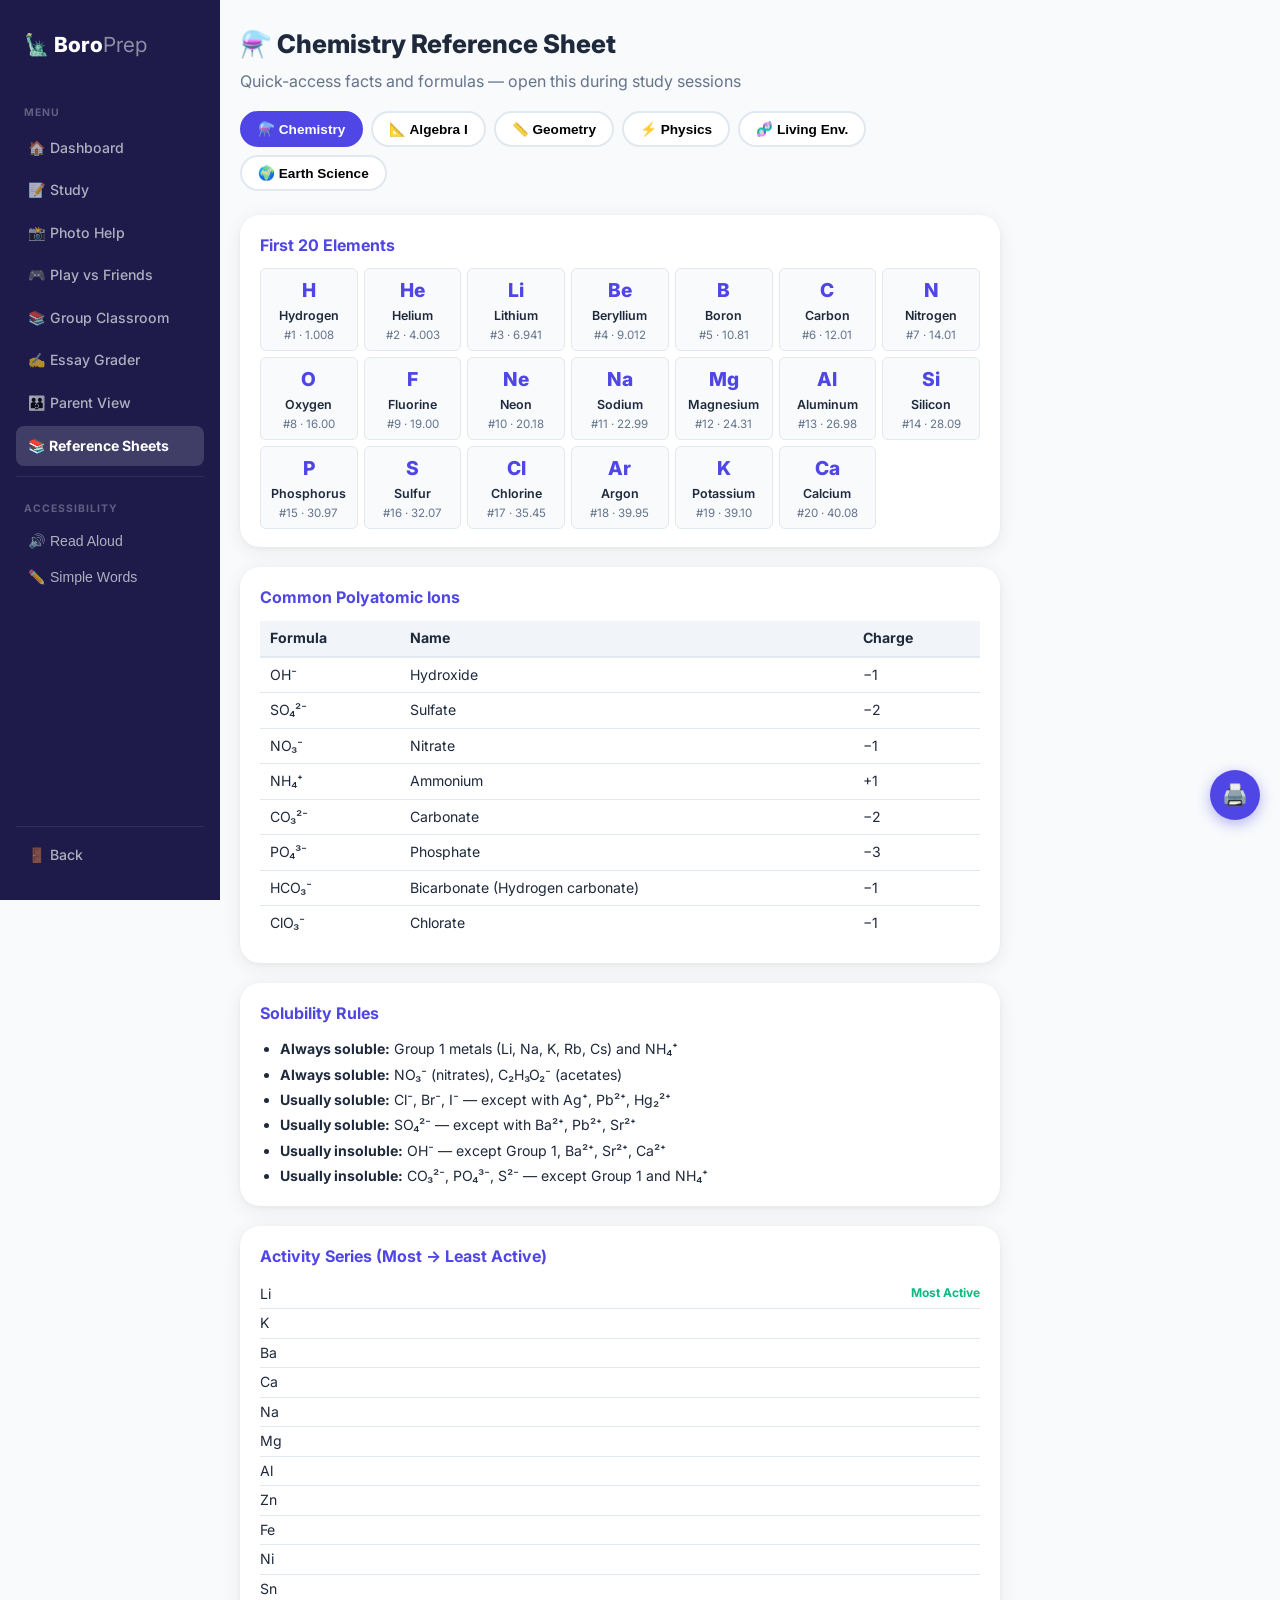
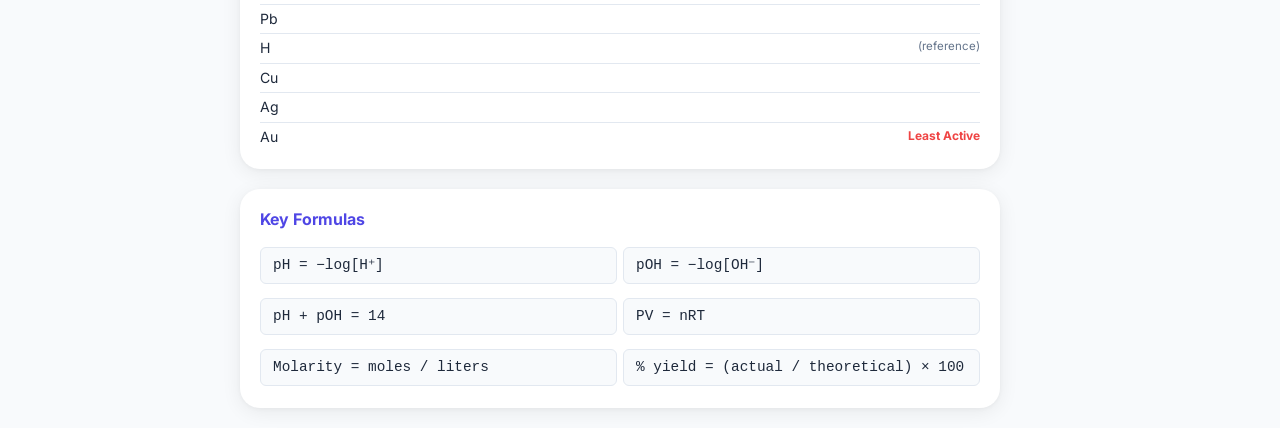
<file: static/reference.html>
<!DOCTYPE html>
<html lang="en">
<head>
  <meta charset="UTF-8" />
  <link rel="manifest" href="/static/manifest.json" />
  <meta name="theme-color" content="#4f46e5" />
  <meta name="viewport" content="width=device-width, initial-scale=1.0" />
  <title>BoroPrep — Reference Sheets</title>
  <link rel="stylesheet" href="/static/style.css" />
  <style>
    .ref-header { padding: 24px 0 16px; }
    .ref-header h1 { font-size: 1.6rem; font-weight: 800; margin-bottom: 4px; }
    .ref-header p { color: var(--muted); margin: 0; }
    .ref-section { margin-bottom: 20px; }
    .ref-section h2 { font-size: 1rem; font-weight: 700; margin-bottom: 10px; color: var(--primary); }
    .ref-table { width: 100%; border-collapse: collapse; font-size: 0.88rem; margin-bottom: 4px; }
    .ref-table th { text-align: left; padding: 6px 10px; background: #f1f5f9; font-weight: 700; border-bottom: 2px solid var(--border); }
    .ref-table td { padding: 6px 10px; border-bottom: 1px solid var(--border); vertical-align: top; }
    .ref-table tr:last-child td { border-bottom: none; }
    .ref-ul { margin: 0; padding-left: 20px; font-size: 0.88rem; line-height: 1.8; }
    .ref-formula { font-family: monospace; background: #f8fafc; border: 1px solid var(--border); border-radius: 6px; padding: 6px 12px; margin: 4px 0; font-size: 0.9rem; display: inline-block; }
    .formula-grid { display: grid; grid-template-columns: 1fr 1fr; gap: 6px; }
    .element-card { background: #f8fafc; border: 1px solid var(--border); border-radius: 6px; padding: 6px 8px; text-align: center; font-size: 0.78rem; }
    .element-card .el-sym { font-size: 1.2rem; font-weight: 800; color: var(--primary); }
    .element-card .el-name { color: var(--text); font-weight: 600; }
    .element-card .el-num { color: var(--muted); font-size: 0.72rem; }
    .element-grid { display: grid; grid-template-columns: repeat(auto-fill, minmax(90px, 1fr)); gap: 6px; }
    .subject-tabs { display: flex; flex-wrap: wrap; gap: 8px; margin-bottom: 24px; }
    .subject-tab { padding: 8px 16px; border: 2px solid var(--border); border-radius: 20px; cursor: pointer; font-weight: 600; font-size: 0.85rem; background: white; transition: all 0.2s; }
    .subject-tab:hover { border-color: var(--primary); color: var(--primary); }
    .subject-tab.active { background: var(--primary); color: white; border-color: var(--primary); }
    body.dark .subject-tab { background: #1e293b; color: #f1f5f9; }
    body.dark .subject-tab.active { background: var(--primary); color: white; }
    body.dark .element-card { background: #1e293b; border-color: #334155; }
    body.dark .ref-table th { background: #0f172a; border-color: #334155; }
    body.dark .ref-table td { border-color: #1e293b; }
    body.dark .ref-formula { background: #1e293b; border-color: #334155; color: #f1f5f9; }
    .activity-list { list-style: none; padding: 0; margin: 0; font-size: 0.88rem; }
    .activity-list li { padding: 3px 0; border-bottom: 1px solid var(--border); display: flex; justify-content: space-between; }
    .activity-list li:last-child { border-bottom: none; }
    .activity-most { color: var(--success); font-weight: 700; font-size: 0.75rem; }
    .activity-least { color: var(--danger); font-weight: 700; font-size: 0.75rem; }
    @media print {
      .sidebar, .navbar, .mobile-bottom-nav, .no-print { display: none !important; }
      .desktop-main { margin-left: 0 !important; }
      body { background: white !important; color: black !important; font-size: 11pt; }
      .card { border: 1px solid #ccc !important; box-shadow: none !important; break-inside: avoid; }
      a { color: black !important; text-decoration: none !important; }
      .print-btn { display: none !important; }
    }
  </style>
</head>
<body>
  <nav class="navbar">
    <div class="nav-logo">🗽 Boro<span>Prep</span></div>
    <div class="nav-menu"><a href="/dashboard" class="nav-btn">Home</a></div>
  </nav>

  <aside class="sidebar">
    <div class="sidebar-logo">🗽 Boro<span>Prep</span></div>
    <div class="sidebar-section">Menu</div>
    <a href="/dashboard" class="sidebar-link">🏠 Dashboard</a>
    <a href="/study" class="sidebar-link">📝 Study</a>
    <a href="/study?mode=photo" class="sidebar-link">📸 Photo Help</a>
    <a href="/multiplayer" class="sidebar-link">🎮 Play vs Friends</a>
    <a href="/classroom" class="sidebar-link">📚 Group Classroom</a>
    <a href="/essay" class="sidebar-link">✍️ Essay Grader</a>
    <a href="/parent" class="sidebar-link">👪 Parent View</a>
    <a href="/reference" class="sidebar-link active">📚 Reference Sheets</a>
    <div class="sidebar-divider"></div>
    <div class="sidebar-section">Accessibility</div>
    <button class="sidebar-link" id="sb-tts">🔊 Read Aloud</button>
    <button class="sidebar-link" id="sb-simple">✏️ Simple Words</button>
    <div class="sidebar-bottom">
      <div class="sidebar-divider"></div>
      <a href="/dashboard" class="sidebar-link">🚪 Back</a>
    </div>
  </aside>

  <div class="desktop-main">
    <div style="padding: 0 20px; max-width: 800px;">
      <div class="ref-header">
        <h1 id="ref-title">📚 Reference Sheets</h1>
        <p id="ref-subtitle">Quick facts and formulas for your Regents exam</p>
      </div>

      <div class="subject-tabs" id="subject-tabs"></div>

      <div id="ref-content"></div>
    </div>

    <button class="print-btn no-print" onclick="window.print()" style="position:fixed;bottom:80px;right:20px;background:var(--primary);color:white;border:none;border-radius:50%;width:50px;height:50px;font-size:1.3rem;cursor:pointer;box-shadow:0 4px 14px rgba(79,70,229,0.4);z-index:80" title="Print this page">🖨️</button>
  </div>

  <script>
    (function(){var s=localStorage.getItem("bp_dark");if(s==="1"||(s===null&&window.matchMedia?.("(prefers-color-scheme: dark)").matches))document.body.classList.add("dark");})();

    function el(sym, name, num, mass) {
      return `<div class="element-card"><div class="el-sym">${sym}</div><div class="el-name">${name}</div><div class="el-num">#${num} · ${mass}</div></div>`;
    }

    const REFS = {
      chemistry: {
        name: "Chemistry",
        emoji: "⚗️",
        sections: [
          {
            title: "First 20 Elements",
            html: `<div class="element-grid">
              ${el("H","Hydrogen",1,"1.008")}
              ${el("He","Helium",2,"4.003")}
              ${el("Li","Lithium",3,"6.941")}
              ${el("Be","Beryllium",4,"9.012")}
              ${el("B","Boron",5,"10.81")}
              ${el("C","Carbon",6,"12.01")}
              ${el("N","Nitrogen",7,"14.01")}
              ${el("O","Oxygen",8,"16.00")}
              ${el("F","Fluorine",9,"19.00")}
              ${el("Ne","Neon",10,"20.18")}
              ${el("Na","Sodium",11,"22.99")}
              ${el("Mg","Magnesium",12,"24.31")}
              ${el("Al","Aluminum",13,"26.98")}
              ${el("Si","Silicon",14,"28.09")}
              ${el("P","Phosphorus",15,"30.97")}
              ${el("S","Sulfur",16,"32.07")}
              ${el("Cl","Chlorine",17,"35.45")}
              ${el("Ar","Argon",18,"39.95")}
              ${el("K","Potassium",19,"39.10")}
              ${el("Ca","Calcium",20,"40.08")}
            </div>`
          },
          {
            title: "Common Polyatomic Ions",
            html: `<table class="ref-table">
              <thead><tr><th>Formula</th><th>Name</th><th>Charge</th></tr></thead>
              <tbody>
                <tr><td>OH⁻</td><td>Hydroxide</td><td>−1</td></tr>
                <tr><td>SO₄²⁻</td><td>Sulfate</td><td>−2</td></tr>
                <tr><td>NO₃⁻</td><td>Nitrate</td><td>−1</td></tr>
                <tr><td>NH₄⁺</td><td>Ammonium</td><td>+1</td></tr>
                <tr><td>CO₃²⁻</td><td>Carbonate</td><td>−2</td></tr>
                <tr><td>PO₄³⁻</td><td>Phosphate</td><td>−3</td></tr>
                <tr><td>HCO₃⁻</td><td>Bicarbonate (Hydrogen carbonate)</td><td>−1</td></tr>
                <tr><td>ClO₃⁻</td><td>Chlorate</td><td>−1</td></tr>
              </tbody>
            </table>`
          },
          {
            title: "Solubility Rules",
            html: `<ul class="ref-ul">
              <li><strong>Always soluble:</strong> Group 1 metals (Li, Na, K, Rb, Cs) and NH₄⁺</li>
              <li><strong>Always soluble:</strong> NO₃⁻ (nitrates), C₂H₃O₂⁻ (acetates)</li>
              <li><strong>Usually soluble:</strong> Cl⁻, Br⁻, I⁻ — except with Ag⁺, Pb²⁺, Hg₂²⁺</li>
              <li><strong>Usually soluble:</strong> SO₄²⁻ — except with Ba²⁺, Pb²⁺, Sr²⁺</li>
              <li><strong>Usually insoluble:</strong> OH⁻ — except Group 1, Ba²⁺, Sr²⁺, Ca²⁺</li>
              <li><strong>Usually insoluble:</strong> CO₃²⁻, PO₄³⁻, S²⁻ — except Group 1 and NH₄⁺</li>
            </ul>`
          },
          {
            title: "Activity Series (Most → Least Active)",
            html: `<ul class="activity-list">
              <li><span>Li</span><span class="activity-most">Most Active</span></li>
              <li><span>K</span><span></span></li>
              <li><span>Ba</span><span></span></li>
              <li><span>Ca</span><span></span></li>
              <li><span>Na</span><span></span></li>
              <li><span>Mg</span><span></span></li>
              <li><span>Al</span><span></span></li>
              <li><span>Zn</span><span></span></li>
              <li><span>Fe</span><span></span></li>
              <li><span>Ni</span><span></span></li>
              <li><span>Sn</span><span></span></li>
              <li><span>Pb</span><span></span></li>
              <li><span>H</span><span style="font-size:0.72rem;color:var(--muted)">(reference)</span></li>
              <li><span>Cu</span><span></span></li>
              <li><span>Ag</span><span></span></li>
              <li><span>Au</span><span class="activity-least">Least Active</span></li>
            </ul>`
          },
          {
            title: "Key Formulas",
            html: `<div class="formula-grid">
              <div class="ref-formula">pH = −log[H⁺]</div>
              <div class="ref-formula">pOH = −log[OH⁻]</div>
              <div class="ref-formula">pH + pOH = 14</div>
              <div class="ref-formula">PV = nRT</div>
              <div class="ref-formula">Molarity = moles / liters</div>
              <div class="ref-formula">% yield = (actual / theoretical) × 100</div>
            </div>`
          }
        ]
      },

      algebra1: {
        name: "Algebra I",
        emoji: "📐",
        sections: [
          {
            title: "Quadratic Formula",
            html: `<div class="ref-formula" style="font-size:1rem">x = (−b ± √(b²−4ac)) / 2a</div>
              <p style="font-size:0.82rem;color:var(--muted);margin-top:6px">For ax² + bx + c = 0</p>`
          },
          {
            title: "Linear Equations",
            html: `<div class="formula-grid">
              <div><div style="font-size:0.78rem;color:var(--muted);margin-bottom:3px">Slope formula</div><div class="ref-formula">m = (y₂−y₁) / (x₂−x₁)</div></div>
              <div><div style="font-size:0.78rem;color:var(--muted);margin-bottom:3px">Slope-intercept</div><div class="ref-formula">y = mx + b</div></div>
              <div><div style="font-size:0.78rem;color:var(--muted);margin-bottom:3px">Point-slope</div><div class="ref-formula">y − y₁ = m(x − x₁)</div></div>
              <div><div style="font-size:0.78rem;color:var(--muted);margin-bottom:3px">Standard form</div><div class="ref-formula">Ax + By = C</div></div>
            </div>`
          },
          {
            title: "Properties of Exponents",
            html: `<table class="ref-table">
              <thead><tr><th>Rule</th><th>Example</th></tr></thead>
              <tbody>
                <tr><td>xᵃ · xᵇ = x^(a+b)</td><td>x³ · x⁴ = x⁷</td></tr>
                <tr><td>xᵃ / xᵇ = x^(a−b)</td><td>x⁶ / x² = x⁴</td></tr>
                <tr><td>(xᵃ)ᵇ = x^(ab)</td><td>(x³)² = x⁶</td></tr>
                <tr><td>x⁰ = 1</td><td>5⁰ = 1</td></tr>
                <tr><td>x⁻ⁿ = 1/xⁿ</td><td>3⁻² = 1/9</td></tr>
                <tr><td>(xy)ⁿ = xⁿyⁿ</td><td>(2x)³ = 8x³</td></tr>
              </tbody>
            </table>`
          },
          {
            title: "Factoring Patterns",
            html: `<div class="formula-grid">
              <div><div style="font-size:0.78rem;color:var(--muted);margin-bottom:3px">Difference of squares</div><div class="ref-formula">a²−b² = (a+b)(a−b)</div></div>
              <div><div style="font-size:0.78rem;color:var(--muted);margin-bottom:3px">Perfect square trinomial</div><div class="ref-formula">a²±2ab+b² = (a±b)²</div></div>
            </div>`
          },
          {
            title: "Systems of Equations",
            html: `<table class="ref-table">
              <thead><tr><th>Method</th><th>Steps</th></tr></thead>
              <tbody>
                <tr><td><strong>Substitution</strong></td><td>Solve one equation for one variable, substitute into the other</td></tr>
                <tr><td><strong>Elimination</strong></td><td>Add or subtract equations to cancel one variable</td></tr>
                <tr><td><strong>Parallel lines</strong></td><td>No solution (same slope, different y-intercept)</td></tr>
                <tr><td><strong>Same line</strong></td><td>Infinite solutions (identical equations)</td></tr>
              </tbody>
            </table>`
          }
        ]
      },

      geometry: {
        name: "Geometry",
        emoji: "📏",
        sections: [
          {
            title: "Area Formulas",
            html: `<table class="ref-table">
              <thead><tr><th>Shape</th><th>Formula</th></tr></thead>
              <tbody>
                <tr><td>Triangle</td><td>A = ½bh</td></tr>
                <tr><td>Rectangle</td><td>A = lw</td></tr>
                <tr><td>Parallelogram</td><td>A = bh</td></tr>
                <tr><td>Trapezoid</td><td>A = ½(b₁+b₂)h</td></tr>
                <tr><td>Circle</td><td>A = πr²</td></tr>
                <tr><td>Sector</td><td>A = (θ/360)πr²</td></tr>
              </tbody>
            </table>`
          },
          {
            title: "Volume Formulas",
            html: `<table class="ref-table">
              <thead><tr><th>Solid</th><th>Formula</th></tr></thead>
              <tbody>
                <tr><td>Rectangular prism</td><td>V = lwh</td></tr>
                <tr><td>Cylinder</td><td>V = πr²h</td></tr>
                <tr><td>Cone</td><td>V = ⅓πr²h</td></tr>
                <tr><td>Sphere</td><td>V = (4/3)πr³</td></tr>
                <tr><td>Pyramid</td><td>V = ⅓Bh (B = base area)</td></tr>
              </tbody>
            </table>`
          },
          {
            title: "Pythagorean Theorem & Special Right Triangles",
            html: `<div class="ref-formula">a² + b² = c²</div>
              <table class="ref-table" style="margin-top:10px">
                <thead><tr><th>Triangle</th><th>Side Ratios</th><th>Example (short leg = 1)</th></tr></thead>
                <tbody>
                  <tr><td>30-60-90</td><td>1 : √3 : 2</td><td>1, √3, 2</td></tr>
                  <tr><td>45-45-90</td><td>1 : 1 : √2</td><td>1, 1, √2</td></tr>
                </tbody>
              </table>`
          },
          {
            title: "Circle Formulas",
            html: `<div class="formula-grid">
              <div><div style="font-size:0.78rem;color:var(--muted);margin-bottom:3px">Circumference</div><div class="ref-formula">C = 2πr = πd</div></div>
              <div><div style="font-size:0.78rem;color:var(--muted);margin-bottom:3px">Area</div><div class="ref-formula">A = πr²</div></div>
              <div><div style="font-size:0.78rem;color:var(--muted);margin-bottom:3px">Arc length</div><div class="ref-formula">L = (θ/360) × 2πr</div></div>
              <div><div style="font-size:0.78rem;color:var(--muted);margin-bottom:3px">Sector area</div><div class="ref-formula">A = (θ/360) × πr²</div></div>
            </div>`
          },
          {
            title: "Coordinate Geometry",
            html: `<div class="formula-grid">
              <div><div style="font-size:0.78rem;color:var(--muted);margin-bottom:3px">Distance formula</div><div class="ref-formula">d = √[(x₂−x₁)²+(y₂−y₁)²]</div></div>
              <div><div style="font-size:0.78rem;color:var(--muted);margin-bottom:3px">Midpoint formula</div><div class="ref-formula">M = ((x₁+x₂)/2, (y₁+y₂)/2)</div></div>
            </div>`
          }
        ]
      },

      physics: {
        name: "Physics",
        emoji: "⚡",
        sections: [
          {
            title: "Kinematics",
            html: `<div class="formula-grid">
              <div class="ref-formula">v = v₀ + at</div>
              <div class="ref-formula">d = v₀t + ½at²</div>
              <div class="ref-formula">v² = v₀² + 2ad</div>
              <div class="ref-formula">d = (v + v₀)/2 × t</div>
            </div>
            <p style="font-size:0.82rem;color:var(--muted);margin-top:8px">v = final velocity, v₀ = initial velocity, a = acceleration, d = displacement, t = time</p>`
          },
          {
            title: "Forces",
            html: `<div class="formula-grid">
              <div><div style="font-size:0.78rem;color:var(--muted);margin-bottom:3px">Newton's 2nd Law</div><div class="ref-formula">F = ma</div></div>
              <div><div style="font-size:0.78rem;color:var(--muted);margin-bottom:3px">Gravity</div><div class="ref-formula">F_g = mg (g ≈ 9.8 m/s²)</div></div>
              <div><div style="font-size:0.78rem;color:var(--muted);margin-bottom:3px">Friction</div><div class="ref-formula">F_f = μN</div></div>
              <div><div style="font-size:0.78rem;color:var(--muted);margin-bottom:3px">Weight</div><div class="ref-formula">W = mg</div></div>
            </div>`
          },
          {
            title: "Energy & Work",
            html: `<div class="formula-grid">
              <div><div style="font-size:0.78rem;color:var(--muted);margin-bottom:3px">Kinetic energy</div><div class="ref-formula">KE = ½mv²</div></div>
              <div><div style="font-size:0.78rem;color:var(--muted);margin-bottom:3px">Potential energy</div><div class="ref-formula">PE = mgh</div></div>
              <div><div style="font-size:0.78rem;color:var(--muted);margin-bottom:3px">Work</div><div class="ref-formula">W = Fd</div></div>
              <div><div style="font-size:0.78rem;color:var(--muted);margin-bottom:3px">Power</div><div class="ref-formula">P = W/t</div></div>
            </div>`
          },
          {
            title: "Waves",
            html: `<div class="formula-grid">
              <div><div style="font-size:0.78rem;color:var(--muted);margin-bottom:3px">Wave speed</div><div class="ref-formula">v = fλ</div></div>
              <div><div style="font-size:0.78rem;color:var(--muted);margin-bottom:3px">Period</div><div class="ref-formula">T = 1/f</div></div>
            </div>
            <p style="font-size:0.82rem;color:var(--muted);margin-top:8px">v = wave speed, f = frequency, λ = wavelength, T = period</p>`
          },
          {
            title: "Electricity",
            html: `<div class="formula-grid">
              <div><div style="font-size:0.78rem;color:var(--muted);margin-bottom:3px">Ohm's Law</div><div class="ref-formula">V = IR</div></div>
              <div><div style="font-size:0.78rem;color:var(--muted);margin-bottom:3px">Power</div><div class="ref-formula">P = IV</div></div>
              <div><div style="font-size:0.78rem;color:var(--muted);margin-bottom:3px">Power (alt)</div><div class="ref-formula">P = I²R</div></div>
              <div><div style="font-size:0.78rem;color:var(--muted);margin-bottom:3px">Power (alt 2)</div><div class="ref-formula">P = V²/R</div></div>
            </div>`
          }
        ]
      },

      biology: {
        name: "Living Environment",
        emoji: "🧬",
        sections: [
          {
            title: "Cell Organelles",
            html: `<table class="ref-table">
              <thead><tr><th>Organelle</th><th>Function</th></tr></thead>
              <tbody>
                <tr><td>Nucleus</td><td>Controls cell activity; contains DNA</td></tr>
                <tr><td>Mitochondria</td><td>Produces ATP (energy) via cellular respiration; "powerhouse"</td></tr>
                <tr><td>Ribosome</td><td>Synthesizes (makes) proteins</td></tr>
                <tr><td>Chloroplast</td><td>Performs photosynthesis; converts light to sugar (plant cells only)</td></tr>
                <tr><td>Cell membrane</td><td>Controls what enters and exits the cell (selective permeability)</td></tr>
                <tr><td>Vacuole</td><td>Stores water, nutrients, waste; large central vacuole in plants</td></tr>
                <tr><td>Golgi apparatus</td><td>Packages and ships proteins to where they're needed</td></tr>
                <tr><td>Endoplasmic reticulum</td><td>Rough ER: folds proteins; Smooth ER: makes lipids</td></tr>
                <tr><td>Lysosome</td><td>Digests waste materials and old organelles ("cleanup crew")</td></tr>
              </tbody>
            </table>`
          },
          {
            title: "DNA & RNA",
            html: `<table class="ref-table" style="margin-bottom:10px">
              <thead><tr><th>Molecule</th><th>Base Pairs</th><th>Sugar</th><th>Strands</th></tr></thead>
              <tbody>
                <tr><td>DNA</td><td>A−T, G−C</td><td>Deoxyribose</td><td>Double</td></tr>
                <tr><td>mRNA</td><td>A−U, G−C</td><td>Ribose</td><td>Single</td></tr>
              </tbody>
            </table>
            <ul class="ref-ul">
              <li><strong>Transcription:</strong> DNA → mRNA (in nucleus)</li>
              <li><strong>Translation:</strong> mRNA → protein at ribosome (codon = 3 bases = 1 amino acid)</li>
            </ul>`
          },
          {
            title: "Photosynthesis & Cellular Respiration",
            html: `<div style="margin-bottom:8px"><div style="font-size:0.78rem;color:var(--muted);font-weight:700;margin-bottom:4px">Photosynthesis (chloroplast)</div>
              <div class="ref-formula">6CO₂ + 6H₂O + light → C₆H₁₂O₆ + 6O₂</div></div>
              <div><div style="font-size:0.78rem;color:var(--muted);font-weight:700;margin-bottom:4px">Cellular Respiration (mitochondria)</div>
              <div class="ref-formula">C₆H₁₂O₆ + 6O₂ → 6CO₂ + 6H₂O + ATP</div></div>`
          },
          {
            title: "Genetics Terms",
            html: `<table class="ref-table">
              <thead><tr><th>Term</th><th>Definition</th></tr></thead>
              <tbody>
                <tr><td>Dominant</td><td>Allele that is expressed when present (capital letter, e.g. A)</td></tr>
                <tr><td>Recessive</td><td>Allele expressed only when two copies present (lowercase, e.g. a)</td></tr>
                <tr><td>Homozygous</td><td>Two identical alleles (AA or aa)</td></tr>
                <tr><td>Heterozygous</td><td>Two different alleles (Aa)</td></tr>
                <tr><td>Genotype</td><td>Genetic makeup (e.g. Aa)</td></tr>
                <tr><td>Phenotype</td><td>Physical appearance / expressed trait</td></tr>
                <tr><td>Punnett square</td><td>Grid used to predict offspring genotype ratios</td></tr>
              </tbody>
            </table>`
          }
        ]
      },

      earthscience: {
        name: "Earth Science",
        emoji: "🌍",
        sections: [
          {
            title: "Rock Cycle",
            html: `<table class="ref-table">
              <thead><tr><th>Rock Type</th><th>Formed From</th><th>Process</th></tr></thead>
              <tbody>
                <tr><td>Igneous</td><td>Magma/lava</td><td>Cooling and solidification</td></tr>
                <tr><td>Sedimentary</td><td>Sediment (particles)</td><td>Compaction and cementation</td></tr>
                <tr><td>Metamorphic</td><td>Any rock</td><td>Heat and pressure (no melting)</td></tr>
              </tbody>
            </table>
            <ul class="ref-ul" style="margin-top:8px">
              <li>Igneous → Sedimentary: weathering, erosion, deposition</li>
              <li>Any rock → Metamorphic: heat + pressure</li>
              <li>Any rock → Igneous: melting then cooling</li>
            </ul>`
          },
          {
            title: "Layers of Earth",
            html: `<table class="ref-table">
              <thead><tr><th>Layer</th><th>Depth</th><th>State</th><th>Key Facts</th></tr></thead>
              <tbody>
                <tr><td>Crust</td><td>0–70 km</td><td>Solid</td><td>Oceanic (basalt) and continental (granite)</td></tr>
                <tr><td>Mantle</td><td>70–2,900 km</td><td>Solid (plastically flows)</td><td>Convection drives plate tectonics</td></tr>
                <tr><td>Outer core</td><td>2,900–5,100 km</td><td>Liquid</td><td>Iron and nickel; generates magnetic field</td></tr>
                <tr><td>Inner core</td><td>5,100–6,371 km</td><td>Solid</td><td>Iron and nickel; extreme pressure</td></tr>
              </tbody>
            </table>`
          },
          {
            title: "Atmosphere Layers",
            html: `<table class="ref-table">
              <thead><tr><th>Layer</th><th>Altitude</th><th>Key Facts</th></tr></thead>
              <tbody>
                <tr><td>Troposphere</td><td>0–12 km</td><td>Weather occurs here; temp decreases with altitude</td></tr>
                <tr><td>Stratosphere</td><td>12–50 km</td><td>Ozone layer; temp increases with altitude</td></tr>
                <tr><td>Mesosphere</td><td>50–80 km</td><td>Meteors burn up here; coldest layer</td></tr>
                <tr><td>Thermosphere</td><td>80–700 km</td><td>Auroras; very hot but low density</td></tr>
              </tbody>
            </table>`
          },
          {
            title: "Moon Phases (in order)",
            html: `<ul class="ref-ul">
              <li>🌑 New Moon</li>
              <li>🌒 Waxing Crescent</li>
              <li>🌓 First Quarter</li>
              <li>🌔 Waxing Gibbous</li>
              <li>🌕 Full Moon</li>
              <li>🌖 Waning Gibbous</li>
              <li>🌗 Third Quarter</li>
              <li>🌘 Waning Crescent</li>
            </ul>
            <p style="font-size:0.82rem;color:var(--muted);margin-top:6px">Waxing = growing; Waning = shrinking. One complete cycle ≈ 29.5 days.</p>`
          },
          {
            title: "Key Concepts",
            html: `<ul class="ref-ul">
              <li><strong>Erosion:</strong> movement of sediment by water, wind, ice, or gravity</li>
              <li><strong>Deposition:</strong> sediment settles when agent loses energy</li>
              <li><strong>Doppler effect:</strong> frequency appears higher as source approaches, lower as it recedes</li>
              <li><strong>Plate tectonics:</strong> convergent (collision), divergent (spreading), transform (sliding)</li>
              <li><strong>Water cycle:</strong> evaporation → condensation → precipitation → runoff/infiltration</li>
            </ul>`
          }
        ]
      }
    };

    const SUBJECTS = [
      { id: "chemistry",   label: "⚗️ Chemistry" },
      { id: "algebra1",    label: "📐 Algebra I" },
      { id: "geometry",    label: "📏 Geometry" },
      { id: "physics",     label: "⚡ Physics" },
      { id: "biology",     label: "🧬 Living Env." },
      { id: "earthscience",label: "🌍 Earth Science" },
    ];

    function renderRef(subjectId) {
      const ref = REFS[subjectId];
      if (!ref) {
        document.getElementById("ref-content").innerHTML = `<div class="card" style="padding:24px;text-align:center;color:var(--muted)">No reference sheet available yet for this subject.</div>`;
        document.getElementById("ref-title").textContent = "📚 Reference Sheets";
        document.getElementById("ref-subtitle").textContent = "Quick facts and formulas for your Regents exam";
        return;
      }
      document.getElementById("ref-title").textContent = `${ref.emoji} ${ref.name} Reference Sheet`;
      document.getElementById("ref-subtitle").textContent = "Quick-access facts and formulas — open this during study sessions";
      document.title = `BoroPrep — ${ref.name} Reference`;

      document.getElementById("ref-content").innerHTML = ref.sections.map(sec => `
        <div class="card ref-section" style="padding:18px 20px">
          <h2>${sec.title}</h2>
          ${sec.html}
        </div>
      `).join("");
    }

    // Build subject tabs
    const tabsEl = document.getElementById("subject-tabs");
    tabsEl.innerHTML = SUBJECTS.map(s =>
      `<button class="subject-tab" data-id="${s.id}">${s.label}</button>`
    ).join("");

    tabsEl.querySelectorAll(".subject-tab").forEach(btn => {
      btn.addEventListener("click", () => {
        tabsEl.querySelectorAll(".subject-tab").forEach(b => b.classList.remove("active"));
        btn.classList.add("active");
        const newUrl = `/reference?subject=${btn.dataset.id}`;
        history.replaceState(null, "", newUrl);
        renderRef(btn.dataset.id);
      });
    });

    // Read URL param and load
    const params = new URLSearchParams(location.search);
    const subjectParam = params.get("subject") || "chemistry";
    const activeTab = tabsEl.querySelector(`[data-id="${subjectParam}"]`);
    if (activeTab) activeTab.classList.add("active");
    renderRef(subjectParam);
  </script>

  <nav class="mobile-bottom-nav">
    <a href="/dashboard"><span class="nav-icon">🏠</span>Home</a>
    <a href="/study"><span class="nav-icon">📝</span>Study</a>
    <a href="/exam"><span class="nav-icon">📋</span>Exam</a>
    <a href="/essay"><span class="nav-icon">✍️</span>Essay</a>
    <a href="/multiplayer"><span class="nav-icon">🎮</span>Play</a>
  </nav>
</body>
</html>
</file>
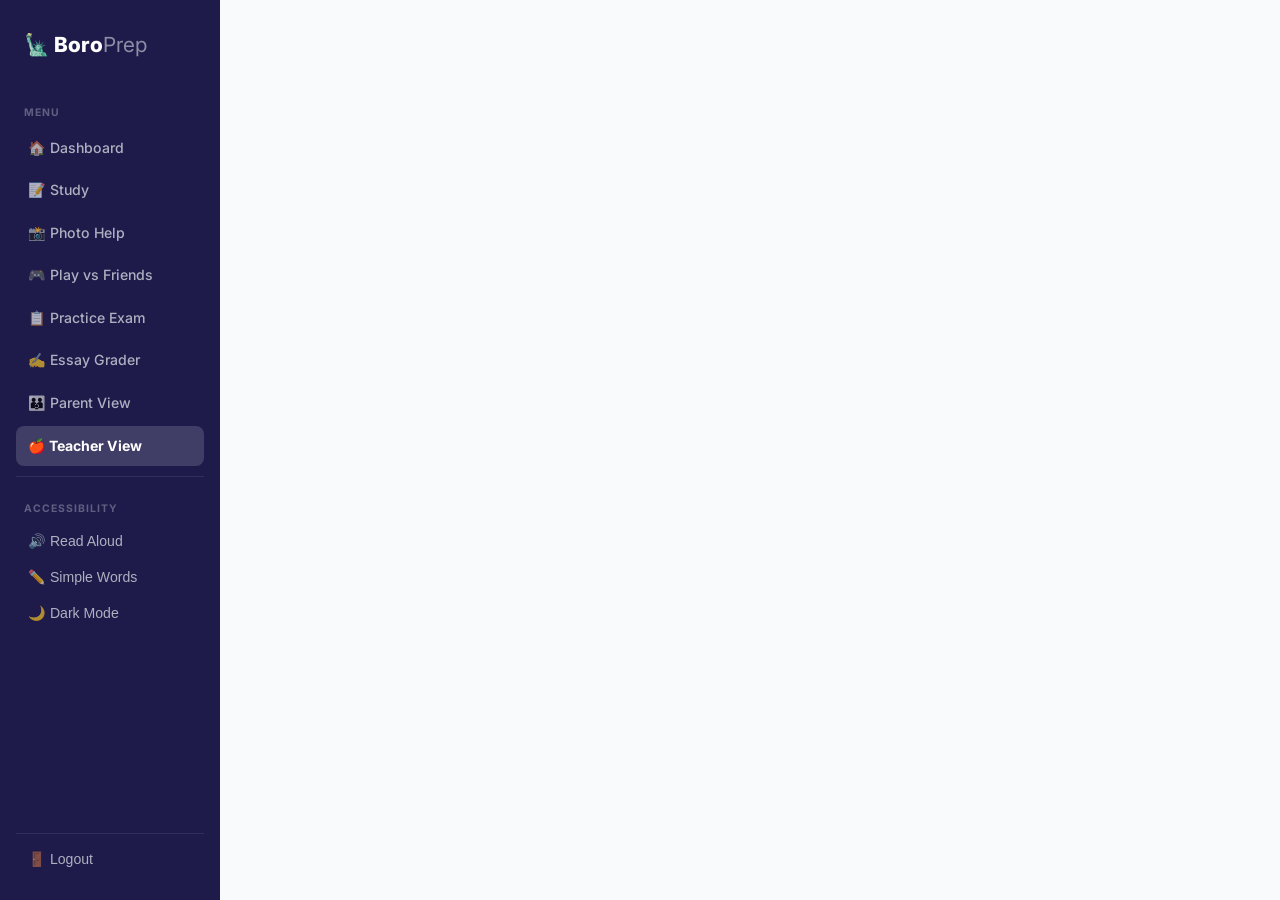
<file: static/teacher.html>
<!DOCTYPE html>
<html lang="en">
<head>
  <meta charset="UTF-8" />
  <link rel="manifest" href="/static/manifest.json" />
  <meta name="theme-color" content="#4f46e5" />
  <meta name="viewport" content="width=device-width, initial-scale=1.0" />
  <title>BoroPrep — Teacher Dashboard</title>
  <link rel="stylesheet" href="/static/style.css" />
  <style>
    .teacher-header { margin-bottom: 24px; }
    .teacher-header h1 { font-size: 1.6rem; font-weight: 800; margin: 0 0 4px; }
    .teacher-header p { color: var(--muted); margin: 0; font-size: 0.9rem; }

    .add-student-card {
      background: var(--card);
      border: 1px solid var(--border);
      border-radius: 16px;
      padding: 20px;
      margin-bottom: 24px;
    }
    .add-student-card h3 { margin: 0 0 12px; font-size: 1rem; font-weight: 700; }
    .add-student-row { display: flex; gap: 10px; }
    .add-student-row input {
      flex: 1;
      padding: 10px 14px;
      border: 2px solid var(--border);
      border-radius: 10px;
      font-size: 0.95rem;
      background: var(--bg);
      color: var(--text);
    }
    .add-student-row input:focus { outline: none; border-color: var(--primary); }
    #add-msg { margin-top: 8px; font-size: 0.85rem; font-weight: 600; }
    #add-msg.success { color: #059669; }
    #add-msg.error { color: #dc2626; }

    .overview-row {
      display: grid;
      grid-template-columns: repeat(4, 1fr);
      gap: 12px;
      margin-bottom: 24px;
    }
    @media (max-width: 700px) { .overview-row { grid-template-columns: repeat(2, 1fr); } }
    .overview-stat {
      background: var(--card);
      border: 1px solid var(--border);
      border-radius: 14px;
      padding: 16px;
      text-align: center;
    }
    .overview-stat .stat-val { font-size: 1.8rem; font-weight: 800; color: var(--primary); }
    .overview-stat .stat-lbl { font-size: 0.75rem; color: var(--muted); margin-top: 2px; }

    .student-grid {
      display: grid;
      grid-template-columns: repeat(auto-fill, minmax(300px, 1fr));
      gap: 16px;
    }
    @media (max-width: 500px) { .student-grid { grid-template-columns: 1fr; } }

    .student-card {
      background: var(--card);
      border: 1px solid var(--border);
      border-radius: 16px;
      padding: 18px;
      position: relative;
    }
    .student-card-header { display: flex; justify-content: space-between; align-items: flex-start; }
    .student-name { font-weight: 800; font-size: 1rem; margin: 0 0 2px; }
    .student-email { font-size: 0.78rem; color: var(--muted); }
    .remove-btn {
      background: none;
      border: none;
      font-size: 1rem;
      cursor: pointer;
      opacity: 0.5;
      padding: 2px;
      transition: opacity 0.15s;
      flex-shrink: 0;
    }
    .remove-btn:hover { opacity: 1; }

    .student-stats { display: flex; gap: 14px; margin: 12px 0 10px; font-size: 0.85rem; flex-wrap: wrap; }
    .student-stat { display: flex; align-items: center; gap: 4px; }

    .acc-bar-wrap {
      height: 6px;
      background: var(--border);
      border-radius: 4px;
      margin: 6px 0 10px;
      overflow: hidden;
    }
    .acc-bar-fill { height: 100%; border-radius: 4px; transition: width 0.4s; }

    .subject-badges { display: flex; flex-wrap: wrap; gap: 6px; margin-bottom: 10px; }
    .subject-badge {
      background: #eef2ff;
      color: #4f46e5;
      border-radius: 6px;
      padding: 2px 8px;
      font-size: 0.72rem;
      font-weight: 600;
      text-transform: capitalize;
    }
    .dark .subject-badge { background: #312e81; color: #a5b4fc; }

    .last-active { font-size: 0.75rem; color: var(--muted); }

    .empty-state {
      text-align: center;
      color: var(--muted);
      padding: 40px 20px;
      font-size: 0.95rem;
    }
    .empty-state .empty-icon { font-size: 2.5rem; margin-bottom: 12px; }

    .not-teacher-msg {
      background: #fef3c7;
      border: 1px solid #fde68a;
      border-radius: 14px;
      padding: 24px;
      text-align: center;
      color: #92400e;
      font-weight: 600;
    }
    .dark .not-teacher-msg { background: #422006; border-color: #78350f; color: #fcd34d; }
  </style>
</head>
<body>
  <!-- Mobile navbar -->
  <nav class="navbar">
    <div class="nav-logo">🗽 Boro<span>Prep</span></div>
    <div class="nav-menu">
      <button class="nav-btn" id="logout-btn">Logout</button>
    </div>
  </nav>

  <!-- Desktop sidebar -->
  <aside class="sidebar">
    <div class="sidebar-logo">🗽 Boro<span>Prep</span></div>
    <div class="sidebar-section">Menu</div>
    <a href="/dashboard" class="sidebar-link">🏠 Dashboard</a>
    <a href="/study" class="sidebar-link">📝 Study</a>
    <a href="/study?mode=photo" class="sidebar-link">📸 Photo Help</a>
    <a href="/multiplayer" class="sidebar-link">🎮 Play vs Friends</a>
    <a href="/exam" class="sidebar-link">📋 Practice Exam</a>
    <a href="/essay" class="sidebar-link">✍️ Essay Grader</a>
    <a href="/parent" class="sidebar-link">👪 Parent View</a>
    <a href="/teacher" class="sidebar-link active">🍎 Teacher View</a>
    <div class="sidebar-divider"></div>
    <div class="sidebar-section">Accessibility</div>
    <button class="sidebar-link" id="sb-tts">🔊 Read Aloud</button>
    <button class="sidebar-link" id="sb-simple">✏️ Simple Words</button>
    <button class="sidebar-link" id="sb-dark">🌙 Dark Mode</button>
    <div class="sidebar-bottom">
      <div class="sidebar-divider"></div>
      <button class="sidebar-link" id="sb-logout">🚪 Logout</button>
    </div>
  </aside>

  <div class="desktop-main">
    <div id="not-teacher-section" class="hidden" style="padding:24px">
      <div class="not-teacher-msg">
        <div style="font-size:2rem;margin-bottom:8px">🍎</div>
        <div>This page is for teachers only. If you're a teacher, please log in with a teacher account.</div>
        <a href="/dashboard" style="display:inline-block;margin-top:12px;color:var(--primary)">Back to Dashboard</a>
      </div>
    </div>

    <div id="teacher-section" class="hidden" style="padding:24px;max-width:1100px">
      <div class="teacher-header">
        <h1>🍎 Teacher Dashboard</h1>
        <p>Track your class's Regents progress</p>
      </div>

      <!-- Add Student -->
      <div class="add-student-card">
        <h3>Add a Student</h3>
        <div class="add-student-row">
          <input type="email" id="student-email-input" placeholder="Student's email address" />
          <button class="btn btn-primary" id="add-student-btn" style="white-space:nowrap">Add Student</button>
        </div>
        <div id="add-msg"></div>
      </div>

      <!-- Class Overview -->
      <div class="overview-row">
        <div class="overview-stat">
          <div class="stat-val" id="stat-total">0</div>
          <div class="stat-lbl">Students</div>
        </div>
        <div class="overview-stat">
          <div class="stat-val" id="stat-avg-acc">--</div>
          <div class="stat-lbl">Avg Accuracy</div>
        </div>
        <div class="overview-stat">
          <div class="stat-val" id="stat-streaks">0</div>
          <div class="stat-lbl">On a Streak 🔥</div>
        </div>
        <div class="overview-stat">
          <div class="stat-val" id="stat-subject" style="font-size:1rem;padding-top:6px">--</div>
          <div class="stat-lbl">Top Subject</div>
        </div>
      </div>

      <!-- Student Cards -->
      <div class="section-title" style="margin-bottom:12px">Your Class</div>
      <div id="student-grid" class="student-grid"></div>
      <div id="empty-state" class="empty-state hidden">
        <div class="empty-icon">🏫</div>
        <div>No students yet. Add a student by their email above.</div>
      </div>
    </div>
  </div>

  <script src="/static/app.js"></script>
  <script>
    (function(){var s=localStorage.getItem("bp_dark");if(s==="1"||(s===null&&window.matchMedia?.("(prefers-color-scheme: dark)").matches))document.body.classList.add("dark");})();
    if ("serviceWorker" in navigator) navigator.serviceWorker.register("/static/sw.js");

      document.body.classList.toggle("dyslexia");
    });
      document.body.classList.toggle("large-text");
    });
    document.getElementById("sb-dark")?.addEventListener("click", () => {
      const on = document.body.classList.toggle("dark");
      localStorage.setItem("bp_dark", on ? "1" : "0");
    });
    document.getElementById("sb-logout")?.addEventListener("click", async () => {
      await fetch("/auth/logout", { method: "POST", credentials: "include" });
      window.location.href = "/dashboard";
    });
    document.getElementById("logout-btn")?.addEventListener("click", async () => {
      await fetch("/auth/logout", { method: "POST", credentials: "include" });
      window.location.href = "/dashboard";
    });

    let students = [];

    function friendlyDate(raw) {
      if (!raw) return "Never";
      const d = new Date(raw);
      if (isNaN(d)) return raw || "Never";
      const now = new Date();
      const diffDays = Math.floor((now - d) / 86400000);
      if (diffDays === 0) return "Today";
      if (diffDays === 1) return "Yesterday";
      if (diffDays < 7) return diffDays + " days ago";
      return d.toLocaleDateString();
    }

    function accColor(pct) {
      if (pct >= 75) return "#059669";
      if (pct >= 50) return "#d97706";
      return "#dc2626";
    }

    function renderCard(s) {
      const color = accColor(s.accuracy);
      const subjectBadges = (s.subjects || []).map(sub =>
        `<span class="subject-badge">${sub}</span>`
      ).join("");
      return `
        <div class="student-card" id="card-${s.id}">
          <div class="student-card-header">
            <div>
              <div class="student-name">${s.name}</div>
              <div class="student-email">${s.email}</div>
            </div>
            <button class="remove-btn" title="Remove student" onclick="removeStudent('${s.id}', '${s.name.replace(/'/g,"\\'")}')">❌</button>
          </div>
          <div class="student-stats">
            <span class="student-stat">🔥 <strong>${s.streak}</strong> day streak</span>
            <span class="student-stat">⭐ <strong>${s.xp}</strong> XP</span>
            <span class="student-stat">📝 <strong>${s.total_questions}</strong> Qs</span>
          </div>
          <div style="font-size:0.82rem;font-weight:600;color:${color};margin-bottom:2px">
            Accuracy: ${s.accuracy}%
          </div>
          <div class="acc-bar-wrap">
            <div class="acc-bar-fill" style="width:${s.accuracy}%;background:${color}"></div>
          </div>
          ${subjectBadges ? `<div class="subject-badges">${subjectBadges}</div>` : ""}
          <div class="last-active">Last active: ${friendlyDate(s.last_active)}</div>
        </div>`;
    }

    function updateOverview() {
      document.getElementById("stat-total").textContent = students.length;
      if (students.length === 0) {
        document.getElementById("stat-avg-acc").textContent = "--";
        document.getElementById("stat-streaks").textContent = "0";
        document.getElementById("stat-subject").textContent = "--";
        return;
      }
      const avgAcc = Math.round(students.reduce((a, s) => a + s.accuracy, 0) / students.length);
      document.getElementById("stat-avg-acc").textContent = avgAcc + "%";
      const onStreak = students.filter(s => s.streak >= 3).length;
      document.getElementById("stat-streaks").textContent = onStreak;
      const subjectCounts = {};
      students.forEach(s => (s.subjects || []).forEach(sub => {
        subjectCounts[sub] = (subjectCounts[sub] || 0) + 1;
      }));
      const entries = Object.entries(subjectCounts).sort((a, b) => b[1] - a[1]);
      document.getElementById("stat-subject").textContent = entries.length ? entries[0][0] : "--";
    }

    function renderStudents() {
      const grid = document.getElementById("student-grid");
      const empty = document.getElementById("empty-state");
      if (students.length === 0) {
        grid.innerHTML = "";
        empty.classList.remove("hidden");
      } else {
        empty.classList.add("hidden");
        grid.innerHTML = students.map(renderCard).join("");
      }
      updateOverview();
    }

    async function loadStudents() {
      try {
        const res = await fetch("/api/teacher/students", { credentials: "include" });
        if (!res.ok) return;
        students = await res.json();
        renderStudents();
      } catch(e) { console.error(e); }
    }

    async function removeStudent(id, name) {
      if (!confirm("Remove " + name + " from your class?")) return;
      const res = await fetch("/api/teacher/unlink/" + id, {
        method: "DELETE",
        credentials: "include"
      });
      if (res.ok) {
        students = students.filter(s => s.id !== id);
        renderStudents();
      }
    }

    document.getElementById("add-student-btn").addEventListener("click", async () => {
      const email = document.getElementById("student-email-input").value.trim();
      const msg = document.getElementById("add-msg");
      if (!email) { msg.textContent = "Please enter an email."; msg.className = "error"; return; }
      msg.textContent = "";
      msg.className = "";
      try {
        const res = await fetch("/api/teacher/link", {
          method: "POST",
          credentials: "include",
          headers: { "Content-Type": "application/json" },
          body: JSON.stringify({ student_email: email })
        });
        if (res.ok) {
          const student = await res.json();
          msg.textContent = "Added " + student.name + "!";
          msg.className = "success";
          document.getElementById("student-email-input").value = "";
          await loadStudents();
        } else {
          const err = await res.json().catch(() => ({}));
          msg.textContent = err.detail || "Student not found.";
          msg.className = "error";
        }
      } catch(e) {
        msg.textContent = "Something went wrong.";
        msg.className = "error";
      }
    });

    document.getElementById("student-email-input").addEventListener("keydown", e => {
      if (e.key === "Enter") document.getElementById("add-student-btn").click();
    });

    (async () => {
      try {
        const res = await fetch("/auth/me", { credentials: "include" });
        if (!res.ok) {
          document.getElementById("not-teacher-section").classList.remove("hidden");
          return;
        }
        const user = await res.json();
        if (user.role !== "teacher") {
          document.getElementById("not-teacher-section").classList.remove("hidden");
          return;
        }
        document.getElementById("teacher-section").classList.remove("hidden");
        await loadStudents();
      } catch(e) {
        document.getElementById("not-teacher-section").classList.remove("hidden");
      }
    })();
  </script>
</body>
</html>
</file>
<file: static/style.css>
@import url('https://fonts.googleapis.com/css2?family=Inter:wght@400;600;700;800&display=swap');

*, *::before, *::after { box-sizing: border-box; margin: 0; padding: 0; }

:root {
  --primary: #4f46e5;
  --primary-dark: #3730a3;
  --success: #10b981;
  --danger: #ef4444;
  --warning: #f59e0b;
  --bg: #f8fafc;
  --card: #ffffff;
  --text: #1e293b;
  --muted: #64748b;
  --border: #e2e8f0;
  --radius: 16px;
  --shadow-sm: 0 1px 3px rgba(0,0,0,0.06), 0 1px 2px rgba(0,0,0,0.04);
  --shadow: 0 4px 12px rgba(0,0,0,0.08), 0 2px 4px rgba(0,0,0,0.04);
  --shadow-lg: 0 10px 32px rgba(79,70,229,0.15), 0 4px 8px rgba(0,0,0,0.06);
}

/* ── Dark Mode ── */
body.dark {
  --bg: #0f172a;
  --card: #1e293b;
  --text: #f1f5f9;
  --muted: #94a3b8;
  --border: #334155;
}

/* Layout */
body.dark .sidebar        { background: #0a0f1e; border-right: 1px solid #1e293b; }
body.dark .navbar         { background: #0a0f1e; }
body.dark .desktop-topbar { background: #1e293b; border-bottom-color: #334155; }
body.dark .desktop-main   { background: var(--bg); }

/* Streak & cards */
body.dark .streak-bar { background: linear-gradient(135deg, #1e293b, #1a1040); }

/* Buttons */
body.dark .btn-outline        { background: #1e293b; color: #a5b4fc; border-color: #334155; }
body.dark .btn-outline:hover  { background: #2d3748; border-color: #6366f1; }
body.dark .btn-google         { background: #1e293b; color: #f1f5f9; border-color: #334155; }

/* Quiz choices */
body.dark .choice-btn         { background: #1e293b; border-color: #334155; color: #f1f5f9; }
body.dark .choice-btn:hover:not([disabled]) { background: #2d3748; border-color: #6366f1; }

/* Mode tabs */
body.dark .mode-tabs          { background: #0a0f1e; }
body.dark .mode-tab           { background: transparent; color: #94a3b8; }
body.dark .mode-tab.active    { background: #1e293b; color: #a5b4fc; }

/* Explanation boxes */
body.dark .explanation-box              { background: linear-gradient(135deg,#0d2818,#052e16); color: #a7f3d0; box-shadow: 0 2px 12px rgba(16,185,129,0.1); }
body.dark .explanation-box.wrong-exp   { background: linear-gradient(135deg,#1f1509,#2d1a04); color: #fde68a; box-shadow: 0 2px 12px rgba(245,158,11,0.1); }

/* Accessibility buttons */
body.dark .access-btn         { background: #1e293b; border-color: #334155; color: #94a3b8; }
body.dark .access-btn.active  { background: #312e81; border-color: #6366f1; color: #a5b4fc; }
body.dark .sidebar-link.active { background: rgba(99,102,241,0.25); color: #a5b4fc; }

/* Chat */
body.dark .bubble.bot       { background: #1e293b; border-color: #334155; color: #f1f5f9; }
body.dark .chat-input-row   { background: #1e293b; border-top-color: #334155; }
body.dark .chat-input-row input { background: #0f172a; color: #f1f5f9; border-color: #334155; }

/* Forms & inputs */
body.dark input, body.dark select, body.dark textarea {
  background: #1e293b !important;
  color: #f1f5f9 !important;
  border-color: #334155 !important;
}
body.dark input::placeholder { color: #64748b; }

/* Badges */
body.dark .badge-chip { background: #292524; border-color: #78350f; color: #fde68a; }

/* Flashcard */
body.dark .flashcard { background: #1e293b; }

/* Daily plan card */
body.dark .daily-plan-card {
  background: linear-gradient(135deg, #0d2818, #0a1f12);
  border-color: #064e3b;
}
body.dark .daily-plan-card .plan-title { color: #34d399; }
body.dark #daily-plan-text             { color: #a7f3d0 !important; }

/* Tonight modal */
body.dark #tonight-modal > div { background: #1e293b; color: #f1f5f9; }

/* Score */
body.dark .score-card p { color: #94a3b8; }

/* Onboarding */
body.dark .onboard-box  { background: #1e293b; color: #f1f5f9; }
body.dark .onboard-box p { color: #94a3b8; }

/* Leaderboard */
body.dark .leaderboard-row    { background: #1e293b; border-color: #334155; }
body.dark .leaderboard-row.me { background: #1e1b4b; border-color: #4338ca; }

/* Level-up modal */
body.dark .levelup-box { background: #1e293b; color: #f1f5f9; }

/* Notify banner */
body.dark .notify-banner {
  background: linear-gradient(135deg, #0d2818, #0a1f12);
  border-color: #166534;
  color: #a7f3d0;
}

/* Hint box */
.hint-box {
  background: #fffbeb;
  border: 1px solid #fbbf24;
  border-radius: 10px;
  padding: 12px 14px;
  margin-top: 10px;
  font-size: 0.9rem;
  line-height: 1.5;
}
body.dark .hint-box {
  background: #1c1507;
  border-color: #92400e;
  color: #fde68a;
}

/* Cards (general) */
body.dark .card { background: var(--card); color: var(--text); }

/* Smart suggestion card */
body.dark #smart-suggestion {
  background: linear-gradient(135deg, #1e1b4b, #1a103a) !important;
  border-color: #4338ca !important;
}
body.dark #suggestion-text { color: #c7d2fe !important; }

/* Mode tabs */
body.dark .mode-tab { background: #1e293b; color: #94a3b8; border-color: #334155; }

/* Topic tag */
body.dark #topic-tag { background: #1e1b4b; color: #a5b4fc; }

body {
  font-family: 'Inter', sans-serif;
  background: var(--bg);
  color: var(--text);
  min-height: 100vh;
  font-size: 16px;
  line-height: 1.6;
}

/* ── Accessibility modes ── */
body.dyslexia {
  font-family: 'OpenDyslexic', 'Comic Sans MS', cursive !important;
  letter-spacing: 0.05em;
  word-spacing: 0.1em;
  line-height: 2 !important;
}
body.large-text { font-size: 20px !important; }
body.high-contrast { --bg: #000; --card: #111; --text: #fff; --border: #444; }

/* ── Layout ── */
.container { max-width: 480px; margin: 0 auto; padding: 0 16px; }
.hidden { display: none !important; }

/* ── Navbar ── */
.navbar {
  background: linear-gradient(135deg, #4f46e5, #7c3aed);
  padding: 10px 20px;
  display: flex; align-items: center; justify-content: space-between;
  position: sticky; top: 0; z-index: 100;
  box-shadow: 0 2px 16px rgba(79,70,229,0.3);
}
.nav-logo { color: white; font-weight: 800; font-size: 1.1rem; }
.nav-logo span { opacity: 0.7; font-weight: 400; }
.nav-menu { display: flex; gap: 8px; }
.nav-btn {
  background: rgba(255,255,255,0.18); color: white; border: none;
  padding: 6px 14px; border-radius: 20px; cursor: pointer; font-size: 0.82rem;
  font-weight: 600; backdrop-filter: blur(4px);
}
.nav-btn:hover { background: rgba(255,255,255,0.28); }

/* ── Buttons ── */
.btn {
  display: inline-flex; align-items: center; justify-content: center; gap: 8px;
  padding: 15px 24px; border-radius: 16px; border: none;
  font-size: 1rem; font-weight: 700; cursor: pointer; transition: all 0.18s ease;
  width: 100%; text-decoration: none; letter-spacing: 0.01em;
}
.btn:active { transform: scale(0.96) !important; }
.btn-primary { background: linear-gradient(135deg, #6366f1, #4f46e5); color: white; box-shadow: 0 4px 18px rgba(79,70,229,0.4); }
.btn-primary:hover { background: linear-gradient(135deg, #4f46e5, #3730a3); transform: translateY(-2px); box-shadow: 0 8px 24px rgba(79,70,229,0.5); }
.btn-success { background: linear-gradient(135deg, #34d399, #10b981); color: white; box-shadow: 0 4px 14px rgba(16,185,129,0.3); }
.btn-success:hover { transform: translateY(-2px); }
.btn-danger { background: linear-gradient(135deg, #f87171, #ef4444); color: white; }
.btn-outline { background: var(--card); color: var(--primary); border: 2px solid #e0e7ff; }
.btn-outline:hover { background: #eef2ff; border-color: var(--primary); transform: translateY(-1px); }
.btn-sm { padding: 8px 16px; font-size: 0.85rem; width: auto; border-radius: 10px; }
.btn-google { background: white; color: #333; border: 2px solid var(--border); }
.btn-google:hover { background: #f8fafc; }
.btn:disabled { opacity: 0.5; cursor: not-allowed; transform: none !important; }

/* ── Cards ── */
.card {
  background: var(--card); border-radius: 20px;
  padding: 20px; box-shadow: 0 4px 20px rgba(0,0,0,0.07), 0 1px 4px rgba(0,0,0,0.04);
  border: none;
  transition: transform 0.15s ease, box-shadow 0.15s ease;
}

/* ── Landing Page ── */
.hero {
  background: linear-gradient(135deg, var(--primary) 0%, #7c3aed 100%);
  color: white; padding: 60px 20px 80px; text-align: center;
}
.hero h1 { font-size: 2.5rem; font-weight: 800; margin-bottom: 12px; }
.hero p { font-size: 1.1rem; opacity: 0.9; margin-bottom: 32px; }
.hero-btns { display: flex; flex-direction: column; gap: 12px; max-width: 320px; margin: 0 auto; }
.features { padding: 40px 20px; }
.features h2 { text-align: center; font-size: 1.5rem; margin-bottom: 24px; }
.feature-grid { display: grid; grid-template-columns: 1fr 1fr; gap: 12px; }
.feature-card {
  background: white; border-radius: 12px; padding: 16px;
  text-align: center; box-shadow: 0 1px 3px rgba(0,0,0,0.06);
}
.feature-card .icon { font-size: 2rem; margin-bottom: 8px; }
.feature-card h3 { font-size: 0.9rem; font-weight: 700; margin-bottom: 4px; }
.feature-card p { font-size: 0.8rem; color: var(--muted); }

/* ── Auth Forms ── */
.auth-page { padding: 40px 20px; max-width: 400px; margin: 0 auto; }
.auth-page h2 { font-size: 1.5rem; font-weight: 800; margin-bottom: 8px; }
.auth-page p { color: var(--muted); margin-bottom: 24px; }
.form-group { margin-bottom: 16px; }
.form-group label { display: block; font-size: 0.9rem; font-weight: 600; margin-bottom: 6px; }
.form-group input, .form-group select {
  width: 100%; padding: 12px 16px; border: 2px solid var(--border);
  border-radius: 10px; font-size: 1rem; outline: none; transition: border 0.2s;
}
.form-group input:focus, .form-group select:focus { border-color: var(--primary); }
.divider { text-align: center; color: var(--muted); margin: 16px 0; font-size: 0.9rem; position: relative; }
.divider::before, .divider::after {
  content: ""; position: absolute; top: 50%; width: 40%; height: 1px; background: var(--border);
}
.divider::before { left: 0; } .divider::after { right: 0; }
.error-msg { color: var(--danger); font-size: 0.85rem; margin-top: 8px; }

/* ── Dashboard ── */
.dashboard { padding: 20px; max-width: 480px; margin: 0 auto; }
.welcome { margin-bottom: 20px; }
.welcome h2 { font-size: 1.4rem; font-weight: 800; }
.welcome p { color: var(--muted); }
.streak-bar {
  background: linear-gradient(135deg, #f97316, #ef4444, #ec4899);
  color: white; border-radius: 20px; padding: 16px 20px;
  display: flex; align-items: center; gap: 14px; margin-bottom: 20px;
  box-shadow: 0 6px 24px rgba(239,68,68,0.35);
  position: relative; overflow: hidden;
}
.streak-bar::before {
  content: "";
  position: absolute; top: -40%; right: -10%;
  width: 100px; height: 100px;
  background: rgba(255,255,255,0.08);
  border-radius: 50%;
}
.streak-bar .fire { font-size: 2.4rem; filter: drop-shadow(0 2px 6px rgba(0,0,0,0.2)); }
.streak-bar strong { font-size: 1.15rem; }
.section-title { font-size: 1rem; font-weight: 700; margin-bottom: 12px; color: var(--muted); text-transform: uppercase; letter-spacing: 0.05em; }
.subject-grid { display: grid; grid-template-columns: 1fr 1fr; gap: 12px; margin-bottom: 24px; }
.subject-card {
  border-radius: 20px; padding: 18px 16px; color: white; cursor: pointer;
  transition: transform 0.18s ease, box-shadow 0.18s ease;
  text-decoration: none; display: block;
  box-shadow: 0 6px 20px rgba(0,0,0,0.2);
  position: relative; overflow: hidden;
}
.subject-card::after {
  content: "";
  position: absolute; top: -30%; right: -20%;
  width: 80px; height: 80px;
  background: rgba(255,255,255,0.12);
  border-radius: 50%;
}
.subject-card:active { transform: scale(0.96); }
.subject-card:hover { transform: translateY(-4px); box-shadow: 0 12px 32px rgba(0,0,0,0.28); }
.subject-card .emoji { font-size: 2.2rem; margin-bottom: 10px; display: block; }
.subject-card h3 { font-size: 0.88rem; font-weight: 800; }
.tonight-btn {
  background: linear-gradient(135deg, #ef4444, #dc2626);
  color: white; border: none; border-radius: 12px; padding: 16px;
  width: 100%; font-size: 1rem; font-weight: 700; cursor: pointer;
  margin-bottom: 20px; display: flex; align-items: center; justify-content: center; gap: 8px;
}
.tonight-btn:hover { opacity: 0.9; }
.badge-row { display: flex; gap: 8px; flex-wrap: wrap; margin-bottom: 20px; }
.badge-chip {
  background: #fef3c7; border: 1px solid #fbbf24; color: #92400e;
  padding: 4px 12px; border-radius: 20px; font-size: 0.8rem; font-weight: 600;
}
.access-row { display: flex; gap: 8px; flex-wrap: wrap; margin-bottom: 20px; }
.access-btn {
  padding: 8px 14px; border-radius: 20px; border: 2px solid var(--border);
  background: var(--card); color: var(--text); cursor: pointer; font-size: 0.8rem; transition: all 0.2s;
}
.access-btn.active { border-color: var(--primary); color: var(--primary); background: #eef2ff; }

/* ── Study / Quiz ── */
.study-page { padding: 16px; max-width: 480px; margin: 0 auto; }
.progress-bar-wrap { background: var(--border); border-radius: 10px; height: 10px; margin-bottom: 20px; overflow: hidden; }
.progress-bar-fill {
  background: linear-gradient(90deg, #6366f1, #a855f7);
  height: 10px; border-radius: 10px; transition: width 0.4s;
  box-shadow: 0 0 8px rgba(99,102,241,0.45);
}
.question-card { margin-bottom: 16px; }
.question-num { font-size: 0.78rem; color: var(--muted); margin-bottom: 8px; font-weight: 700; letter-spacing: 0.04em; text-transform: uppercase; }
.question-text { font-size: 1.05rem; font-weight: 600; line-height: 1.65; margin-bottom: 20px; }
.tts-btn { background: none; border: none; font-size: 1.2rem; cursor: pointer; margin-left: 8px; }
.choices { display: flex; flex-direction: column; gap: 10px; }
.choice-btn {
  background: var(--card); border: 2px solid var(--border); border-radius: 16px;
  padding: 14px 16px; text-align: left; cursor: pointer; font-size: 0.95rem;
  transition: all 0.15s ease; display: flex; align-items: center; gap: 12px;
  box-shadow: 0 2px 8px rgba(0,0,0,0.04);
}
.choice-btn:active { transform: scale(0.97); }
.choice-btn:hover:not([disabled]) { border-color: var(--primary); background: #eef2ff; box-shadow: 0 4px 16px rgba(79,70,229,0.15); }
.choice-btn.correct { border-color: var(--success); background: #d1fae5; color: #065f46; }
.choice-btn.wrong { border-color: var(--danger); background: #fee2e2; color: #991b1b; }
.choice-btn.reveal-correct { border-color: var(--success); background: #d1fae5; }
/* Colorful A/B/C/D labels */
.choice-label {
  width: 30px; height: 30px; border-radius: 50%;
  display: flex; align-items: center; justify-content: center;
  font-weight: 800; font-size: 0.82rem; flex-shrink: 0; color: white;
}
.choice-btn:nth-child(1) .choice-label { background: linear-gradient(135deg,#6366f1,#4f46e5); }
.choice-btn:nth-child(2) .choice-label { background: linear-gradient(135deg,#06b6d4,#0891b2); }
.choice-btn:nth-child(3) .choice-label { background: linear-gradient(135deg,#ec4899,#db2777); }
.choice-btn:nth-child(4) .choice-label { background: linear-gradient(135deg,#f59e0b,#d97706); }
.choice-btn.correct .choice-label { background: linear-gradient(135deg,#10b981,#059669); }
.choice-btn.wrong .choice-label { background: linear-gradient(135deg,#ef4444,#dc2626); }
.explanation-box {
  background: linear-gradient(135deg, #f0fdf4, #dcfce7);
  border: none; border-radius: 16px;
  padding: 16px 18px; margin-top: 16px; font-size: 0.92rem; line-height: 1.75;
  box-shadow: 0 2px 12px rgba(16,185,129,0.15);
  animation: fadeSlideIn 0.3s ease;
}
.explanation-box.wrong-exp {
  background: linear-gradient(135deg, #fff7ed, #fef3c7);
  box-shadow: 0 2px 12px rgba(245,158,11,0.15);
}
@keyframes fadeSlideIn {
  from { opacity: 0; transform: translateY(8px); }
  to   { opacity: 1; transform: translateY(0); }
}
.feedback-row { display: flex; gap: 8px; margin-top: 12px; align-items: center; }
.feedback-row span { font-size: 0.85rem; color: var(--muted); }
.thumb-btn { background: none; border: none; font-size: 1.3rem; cursor: pointer; }
.next-btn { margin-top: 16px; }
.score-card { text-align: center; padding: 40px 20px; }
.score-card .score-big { font-size: 4rem; font-weight: 800; color: var(--primary); }
.score-card p { color: var(--muted); margin-bottom: 24px; }

/* ── Tutor Chat ── */
.chat-page { display: flex; flex-direction: column; height: calc(100vh - 56px); }
.chat-messages { flex: 1; overflow-y: auto; padding: 16px; display: flex; flex-direction: column; gap: 12px; }
.bubble { max-width: 85%; padding: 12px 16px; border-radius: 18px; font-size: 0.95rem; line-height: 1.6; }
.bubble.user { background: var(--primary); color: white; align-self: flex-end; border-bottom-right-radius: 4px; }
.bubble.bot { background: var(--card); border: 1px solid var(--border); align-self: flex-start; border-bottom-left-radius: 4px; }
.chat-input-row {
  display: flex; gap: 8px; padding: 12px 16px;
  background: var(--card); border-top: 1px solid var(--border);
}
.chat-input-row input {
  flex: 1; padding: 12px 16px; border: 2px solid var(--border);
  border-radius: 24px; font-size: 0.95rem; outline: none;
}
.chat-input-row input:focus { border-color: var(--primary); }
.chat-send { background: var(--primary); color: white; border: none; border-radius: 50%; width: 44px; height: 44px; font-size: 1.2rem; cursor: pointer; flex-shrink: 0; }

/* ── Tonight Mode ── */
.tonight-card {
  background: linear-gradient(135deg, #1e1b4b, #3730a3);
  color: white; border-radius: var(--radius); padding: 24px; margin-bottom: 16px;
}
.tonight-card h3 { font-size: 1.1rem; font-weight: 700; margin-bottom: 12px; }

/* ── Subject selector ── */
.subject-selector { padding: 16px; }
.subject-selector h2 { font-size: 1.2rem; font-weight: 700; margin-bottom: 16px; }
.mode-tabs { display: flex; gap: 6px; margin-bottom: 20px; background: var(--border); border-radius: 14px; padding: 4px; }
.mode-tab { flex: 1; padding: 9px 6px; border: none; border-radius: 10px; background: transparent; cursor: pointer; font-size: 0.82rem; font-weight: 700; transition: all 0.2s; color: var(--muted); }
.mode-tab.active { background: var(--card); color: var(--primary); box-shadow: 0 2px 8px rgba(0,0,0,0.1); }

/* ── Video embed ── */
.video-embed { margin-top: 16px; border-radius: 12px; overflow: hidden; }
.video-embed iframe { width: 100%; height: 220px; border: none; display: block; }
.video-label { font-size: 0.75rem; color: var(--muted); margin-bottom: 6px; font-weight: 600; text-transform: uppercase; letter-spacing: 0.05em; }

@media (max-width: 360px) {
  .hero h1 { font-size: 2rem; }
  .feature-grid { grid-template-columns: 1fr; }
  .subject-grid { grid-template-columns: 1fr; }
}

/* ── Mobile Bottom Nav ── */
.mobile-bottom-nav {
  display: flex;
  position: fixed;
  bottom: 0; left: 0; right: 0;
  background: var(--card);
  border-top: none;
  border-radius: 24px 24px 0 0;
  box-shadow: 0 -8px 32px rgba(0,0,0,0.12);
  z-index: 90;
  padding: 0;
  padding-bottom: env(safe-area-inset-bottom);
}
.mobile-bottom-nav a {
  flex: 1;
  display: flex;
  flex-direction: column;
  align-items: center;
  gap: 2px;
  padding: 12px 4px 8px;
  text-decoration: none;
  font-size: 0.6rem;
  font-weight: 700;
  color: var(--muted);
  transition: color 0.2s, transform 0.2s;
  position: relative;
}
.mobile-bottom-nav a .nav-icon { font-size: 1.45rem; line-height: 1; transition: transform 0.2s; }
.mobile-bottom-nav a.active { color: var(--primary); }
.mobile-bottom-nav a.active .nav-icon { transform: translateY(-3px) scale(1.15); }
.mobile-bottom-nav a.active::before {
  content: "";
  position: absolute;
  top: 6px;
  width: 32px; height: 3px;
  background: linear-gradient(90deg, #6366f1, #a855f7);
  border-radius: 0 0 4px 4px;
  top: 0;
}
.mobile-bottom-nav a:active { transform: scale(0.92); }
body.dark .mobile-bottom-nav { background: #0f172a; box-shadow: 0 -8px 32px rgba(0,0,0,0.4); }
/* Push content up so it's not hidden behind the nav */
body:has(.mobile-bottom-nav) .desktop-main { padding-bottom: 70px; }
body:has(.mobile-bottom-nav) .container { padding-bottom: 80px; }

/* ════════════════════════════════════════════
   DESKTOP LAYOUT  (768px and up)
   ════════════════════════════════════════════ */

/* Sidebar hidden on mobile */
.sidebar { display: none; }

@media (min-width: 768px) {

  /* Hide mobile navbar + bottom nav */
  .navbar { display: none; }
  .mobile-bottom-nav { display: none; }
  body:has(.mobile-bottom-nav) .desktop-main { padding-bottom: 0; }

  /* ── Sidebar ── */
  .sidebar {
    display: flex;
    flex-direction: column;
    gap: 2px;
    background: #1e1b4b;
    color: white;
    padding: 28px 16px 24px;
    position: fixed;
    top: 0; left: 0;
    width: 220px;
    height: 100vh;
    overflow-y: auto;
    z-index: 100;
  }
  .sidebar-logo {
    font-size: 1.3rem;
    font-weight: 800;
    color: white;
    margin-bottom: 28px;
    padding: 0 8px;
  }
  .sidebar-logo span { opacity: 0.5; font-weight: 400; }
  .sidebar-section {
    font-size: 0.65rem;
    text-transform: uppercase;
    letter-spacing: 0.1em;
    color: rgba(255,255,255,0.3);
    padding: 14px 8px 4px;
    font-weight: 700;
  }
  .sidebar-link {
    display: flex;
    align-items: center;
    gap: 10px;
    padding: 9px 12px;
    border-radius: 8px;
    color: rgba(255,255,255,0.65);
    text-decoration: none;
    font-size: 0.88rem;
    font-weight: 500;
    transition: all 0.15s;
    cursor: pointer;
    border: none;
    background: none;
    width: 100%;
    text-align: left;
  }
  .sidebar-link:hover { background: rgba(255,255,255,0.1); color: white; }
  .sidebar-link.active { background: rgba(255,255,255,0.15); color: white; font-weight: 700; }
  .sidebar-divider { height: 1px; background: rgba(255,255,255,0.08); margin: 8px 0; }
  .sidebar-bottom { margin-top: auto; }

  /* ── Main content shifts right of sidebar ── */
  .desktop-main {
    margin-left: 220px;
    min-height: 100vh;
    background: var(--bg);
  }

  /* ── Top bar ── */
  .desktop-topbar {
    background: white;
    border-bottom: 1px solid var(--border);
    padding: 16px 32px;
    display: flex;
    align-items: center;
    justify-content: space-between;
    position: sticky;
    top: 0;
    z-index: 50;
  }
  .desktop-topbar h1 { font-size: 1.3rem; font-weight: 800; }
  .desktop-topbar p { color: var(--muted); font-size: 0.85rem; }

  /* ── Dashboard 2-col grid ── */
  .dashboard-desktop {
    display: grid;
    grid-template-columns: 1fr 320px;
    gap: 24px;
    padding: 28px 32px;
    align-items: start;
  }
  .dashboard-left  { display: flex; flex-direction: column; gap: 20px; }
  .dashboard-right { display: flex; flex-direction: column; gap: 20px; }

  /* 4-col subjects on desktop */
  .subject-grid { grid-template-columns: repeat(4, 1fr) !important; }

  /* Hide mobile-only accessibility row on desktop (it's in the sidebar) */
  .access-row-mobile { display: none; }

  /* Dashboard section: remove mobile constraints so desktop grid works */
  .dashboard { padding: 0; max-width: none; margin: 0; }

  /* ── Study page ── */
  .study-page  { max-width: 720px; margin: 0 auto; padding: 28px 32px; }
  .subject-selector { padding: 28px 32px; max-width: 800px; margin: 0 auto; }

  /* ── Chat ── */
  .chat-page { height: calc(100vh - 0px); max-width: 760px; margin: 0 auto; }

  /* ── Video bigger on desktop ── */
  .video-embed iframe { height: 280px; }

  /* ── Score centered ── */
  .score-card { max-width: 460px; margin: 0 auto; }

  /* ── Auth page centered ── */
  .auth-page { max-width: 440px; margin: 40px auto; }

  /* ── Flashcard wider on desktop ── */
  .flashcard { max-width: 600px; margin: 0 auto; }
}

/* ── Timer ── */
.timer-wrap { display:flex; align-items:center; gap:10px; margin-bottom:10px; }
.timer-bar-inner { flex:1; height:8px; background:var(--border); border-radius:4px; overflow:hidden; }
.timer-fill {
  height:100%; background:var(--primary); border-radius:4px;
  transition:width 1s linear, background 0.3s;
  width:100%;
}
.timer-num { font-size:0.85rem; font-weight:700; color:var(--muted); min-width:26px; text-align:right; }

/* ── Flashcard ── */
.flashcard {
  background:white; border-radius:var(--radius);
  box-shadow:0 4px 24px rgba(0,0,0,0.1);
  padding:28px 24px; min-height:220px;
  display:flex; flex-direction:column; gap:16px;
}
.flash-question-text { font-size:1.05rem; font-weight:600; line-height:1.6; }
.flash-progress { background:var(--border); border-radius:4px; height:6px; margin-bottom:4px; }
.flash-progress-fill { background:var(--success); height:6px; border-radius:4px; transition:width 0.3s; }

/* ── Onboarding overlay ── */
.onboard-overlay {
  position:fixed; inset:0; background:rgba(0,0,0,0.6);
  z-index:300; display:flex; align-items:center;
  justify-content:center; padding:20px;
}
.onboard-box {
  background:white; border-radius:20px; padding:32px 24px;
  max-width:420px; width:100%; text-align:center;
}
.onboard-box h2 { font-size:1.5rem; font-weight:800; margin-bottom:8px; }
.onboard-box p { color:var(--muted); margin-bottom:20px; }
.onboard-step { display:none; }
.onboard-step.active { display:block; }

/* ── Notification banner ── */
.notify-banner {
  background:linear-gradient(135deg,#f0fdf4,#dcfce7);
  border:1px solid #bbf7d0; border-radius:12px;
  padding:12px 16px; display:flex; align-items:center;
  justify-content:space-between; gap:12px; font-size:0.85rem;
}

/* ── Review mistakes ── */
.review-page { padding:20px; max-width:480px; margin:0 auto; }

/* ── XP / Level system ── */
.xp-section {
  background: linear-gradient(135deg, #4f46e5, #7c3aed);
  border-radius: var(--radius);
  padding: 16px 20px;
  color: white;
  margin-bottom: 20px;
}
.xp-header { display:flex; justify-content:space-between; align-items:center; margin-bottom:8px; }
.level-badge {
  background: rgba(255,255,255,0.2);
  border-radius: 20px;
  padding: 3px 12px;
  font-size: 0.75rem;
  font-weight: 700;
  letter-spacing: 0.05em;
}
.xp-bar-wrap { background: rgba(0,0,0,0.2); border-radius: 6px; height: 8px; overflow:hidden; }
.xp-bar-fill {
  height: 8px; background: rgba(255,255,255,0.8); border-radius: 6px;
  transition: width 0.6s cubic-bezier(0.34,1.56,0.64,1);
}
.xp-label { font-size:0.72rem; opacity:0.7; margin-top:4px; }

/* ── XP popup animation ── */
@keyframes xpFloat {
  0%   { opacity:0; transform:translateY(0) scale(0.7); }
  15%  { opacity:1; transform:translateY(-8px) scale(1.1); }
  75%  { opacity:1; transform:translateY(-28px) scale(1); }
  100% { opacity:0; transform:translateY(-48px) scale(0.8); }
}
.xp-popup {
  position:fixed;
  background: linear-gradient(135deg,#6366f1,#4f46e5);
  color:white;
  padding:6px 16px;
  border-radius:20px;
  font-weight:800;
  font-size:0.95rem;
  pointer-events:none;
  animation:xpFloat 1.6s ease forwards;
  z-index:600;
  box-shadow:0 4px 16px rgba(79,70,229,0.4);
}

/* ── Level up modal ── */
.levelup-modal {
  position:fixed; inset:0; background:rgba(0,0,0,0.7);
  z-index:500; display:flex; align-items:center; justify-content:center;
}
.levelup-box {
  background:white; border-radius:24px; padding:40px 32px;
  text-align:center; max-width:340px; width:90%;
  animation: popIn 0.4s cubic-bezier(0.34,1.56,0.64,1);
}
@keyframes popIn {
  from { opacity:0; transform:scale(0.7); }
  to   { opacity:1; transform:scale(1); }
}

/* ── Leaderboard ── */
.leaderboard-row {
  display:flex; align-items:center; gap:12px;
  padding:10px 14px; border-radius:10px;
  margin-bottom:6px; background:var(--card);
  border:1px solid var(--border);
}
.leaderboard-row.me { background:#eef2ff; border-color:#c7d2fe; }
.lb-rank { font-size:1.1rem; min-width:26px; }
.lb-name { flex:1; font-weight:600; font-size:0.9rem; }
.lb-xp { font-weight:800; color:var(--primary); font-size:0.9rem; }

/* ── Daily plan ── */
.daily-plan-card {
  background:linear-gradient(135deg,#f0fdf4,#dcfce7);
  border:1px solid #bbf7d0;
  border-radius:var(--radius);
  padding:16px 20px;
}
.daily-plan-card .plan-title {
  font-size:0.75rem; font-weight:700; color:#059669;
  text-transform:uppercase; letter-spacing:0.08em; margin-bottom:8px;
}

/* ── Practice exam link ── */
.exam-cta {
  background: linear-gradient(135deg, #1e1b4b, #312e81);
  border-radius:var(--radius); padding:16px 20px;
  color:white; text-decoration:none; display:flex;
  align-items:center; justify-content:space-between;
  transition: transform 0.15s, box-shadow 0.15s;
}
.exam-cta:hover { transform:translateY(-2px); box-shadow:0 8px 24px rgba(30,27,75,0.4); }

/* ── Streak calendar ── */
.streak-calendar { display:grid; grid-template-columns:repeat(7,1fr); gap:3px; margin-top:8px; }
.streak-day {
  aspect-ratio:1; border-radius:3px; background:var(--border);
  transition: background 0.2s;
}
.streak-day.studied { background:#4f46e5; }
.streak-day.today { background:#6366f1; outline:2px solid #818cf8; }

/* ── Install Banner ── */
.install-banner {
  position: fixed; bottom: 60px; left: 0; right: 0; z-index: 300;
  background: linear-gradient(135deg, #4f46e5, #7c3aed);
  color: white; padding: 14px 16px;
  display: flex; align-items: center; gap: 12px;
  box-shadow: 0 -4px 20px rgba(0,0,0,0.2);
  animation: slideUp 0.3s ease;
}
@keyframes slideUp { from { transform: translateY(100%); } to { transform: translateY(0); } }
.install-banner .install-icon { font-size: 1.8rem; flex-shrink: 0; }
.install-banner .install-text { flex: 1; }
.install-banner .install-title { font-weight: 800; font-size: 0.95rem; }
.install-banner .install-sub { font-size: 0.78rem; opacity: 0.85; margin-top: 2px; }
.install-banner .install-btn { background: white; color: #4f46e5; border: none; border-radius: 8px; padding: 8px 14px; font-weight: 700; font-size: 0.85rem; cursor: pointer; flex-shrink: 0; }
.install-banner .install-close { background: none; border: none; color: white; opacity: 0.7; font-size: 1.2rem; cursor: pointer; padding: 4px; flex-shrink: 0; }
@media (min-width: 768px) { .install-banner { display: none !important; } }
body.dark .install-banner { background: linear-gradient(135deg, #3730a3, #5b21b6); }
</file>
